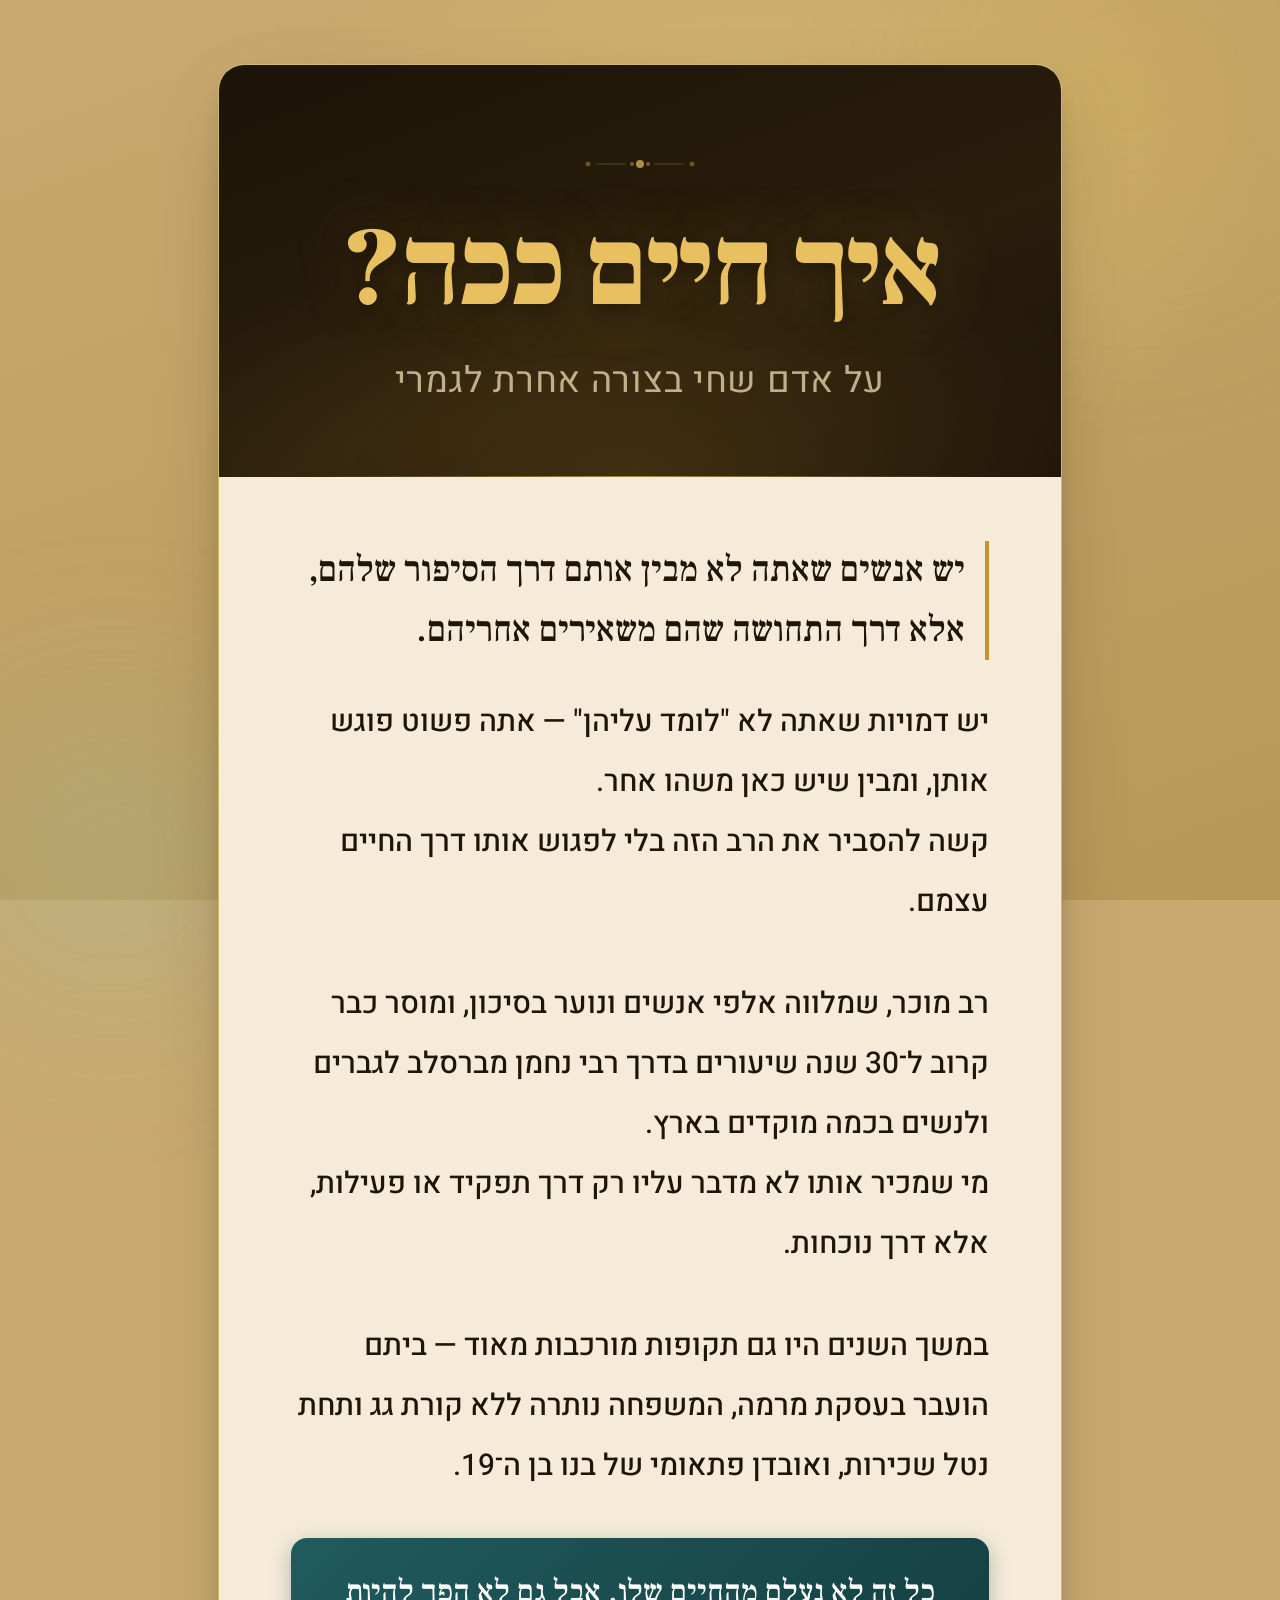
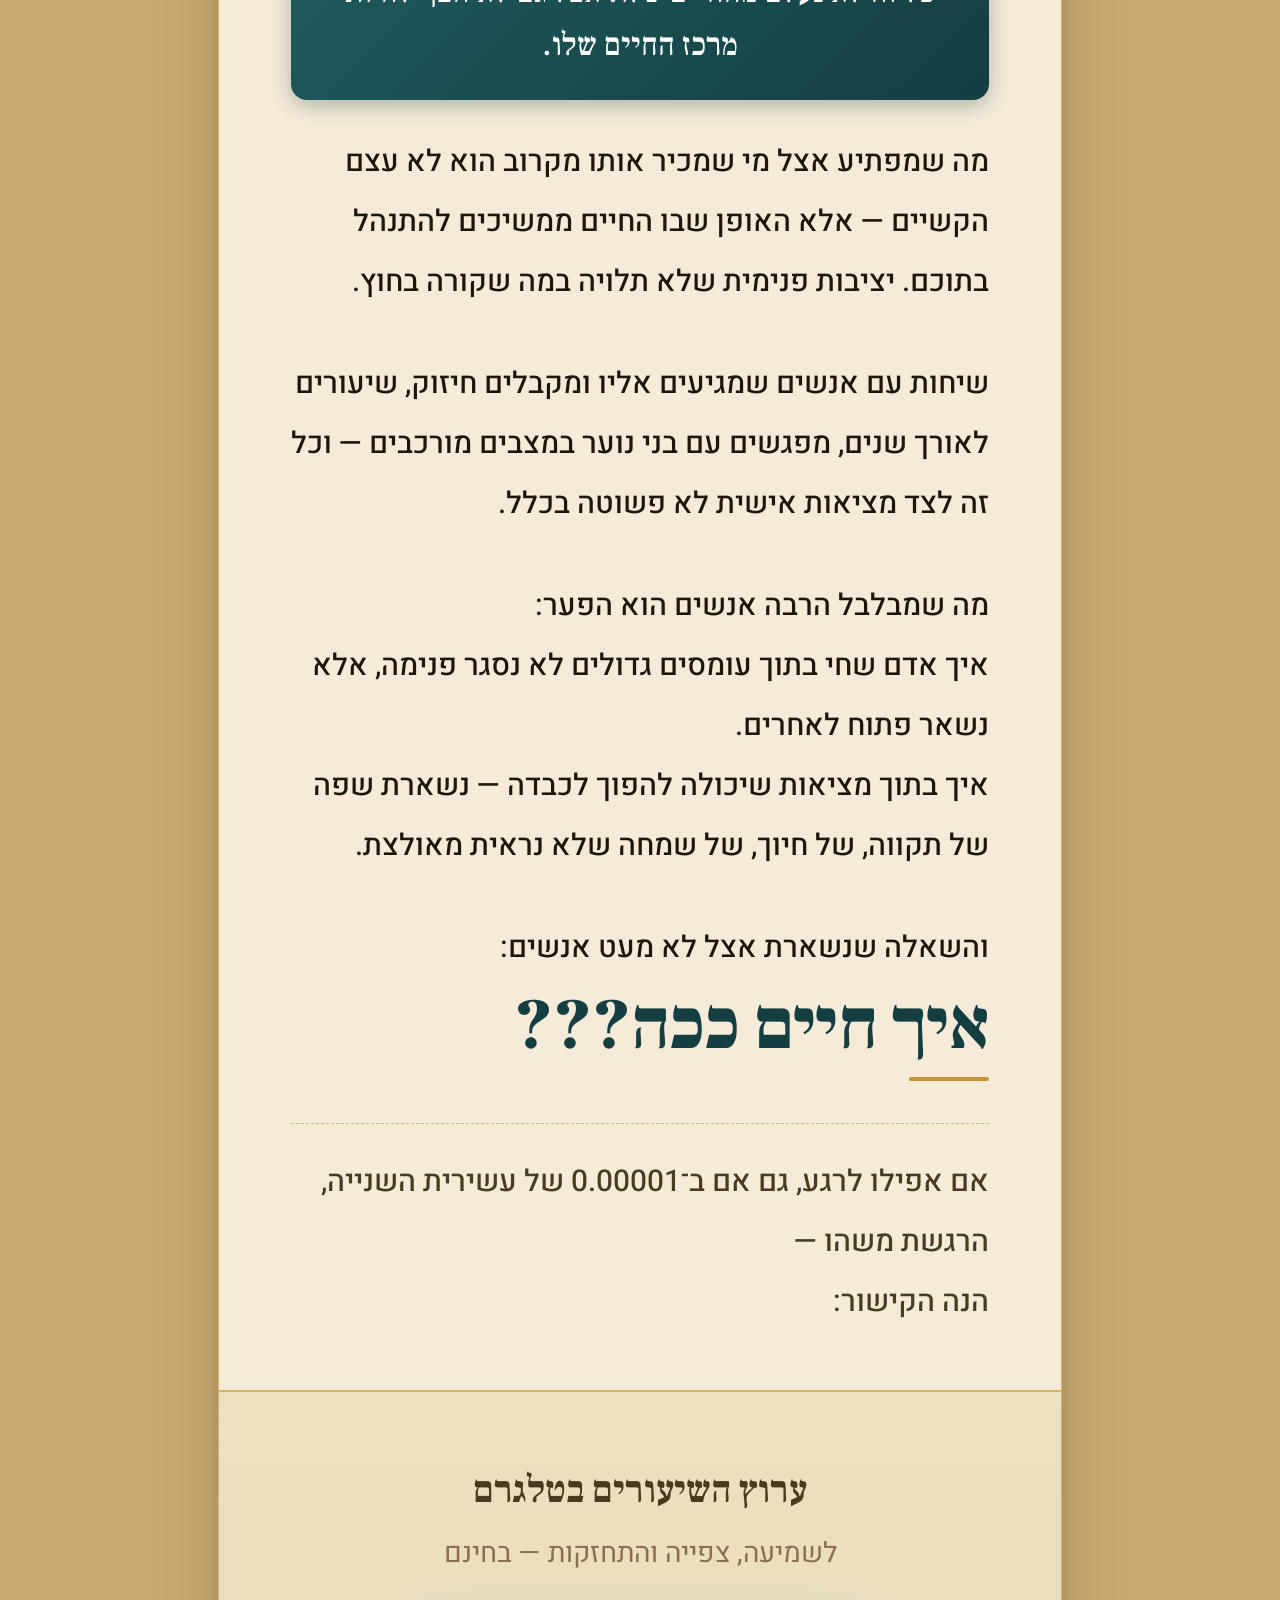
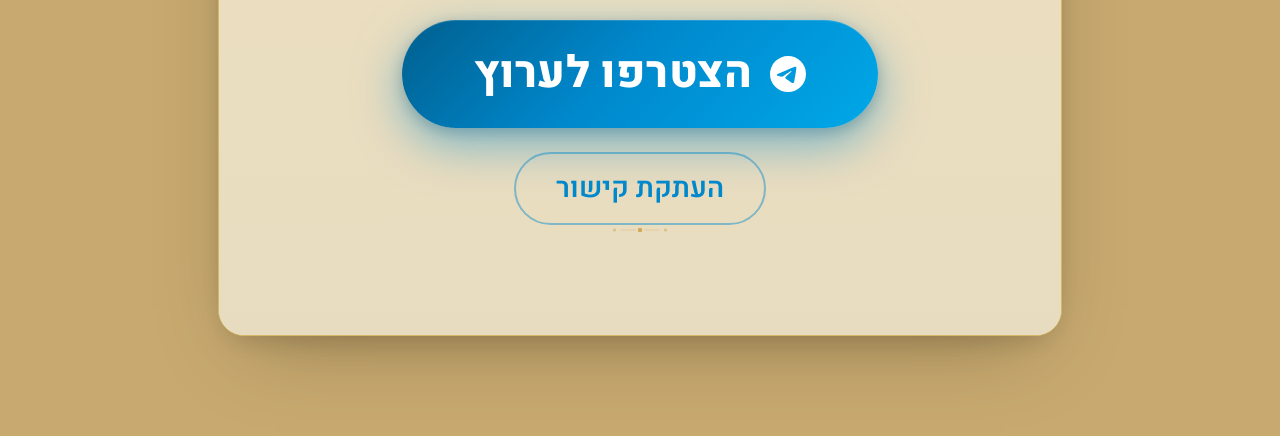
<file: index.html>
<!DOCTYPE html>
<html lang="he" dir="rtl">
<head>
  <meta charset="UTF-8" />
  <meta name="viewport" content="width=device-width, initial-scale=1.0" />
  <title>איך חיים ככה?</title>
  <link rel="preconnect" href="https://fonts.googleapis.com">
  <link rel="preconnect" href="https://fonts.gstatic.com" crossorigin>
  <link href="https://fonts.googleapis.com/css2?family=Frank+Ruhl+Libre:wght@400;500;700;900&family=Heebo:wght@300;400;500;700;800&display=swap" rel="stylesheet">
  <link rel="stylesheet" href="styles.css" />
</head>
<body>

  <div class="glow glow--top" aria-hidden="true"></div>
  <div class="glow glow--bottom" aria-hidden="true"></div>

  <main class="page">
    <article class="card" role="article" aria-labelledby="page-title">

      <!-- DARK HERO BAND -->
      <div class="hero-band">

        <div class="hero-ornament" aria-hidden="true">
          <svg viewBox="0 0 120 14" width="120" height="14">
            <circle cx="8"  cy="7" r="2.5" fill="currentColor" opacity="0.5"/>
            <line x1="16" y1="7" x2="46" y2="7" stroke="currentColor" stroke-width="1" opacity="0.4"/>
            <circle cx="52" cy="7" r="2" fill="currentColor" opacity="0.6"/>
            <circle cx="60" cy="7" r="4"  fill="currentColor"/>
            <circle cx="68" cy="7" r="2" fill="currentColor" opacity="0.6"/>
            <line x1="74" y1="7" x2="104" y2="7" stroke="currentColor" stroke-width="1" opacity="0.4"/>
            <circle cx="112" cy="7" r="2.5" fill="currentColor" opacity="0.5"/>
          </svg>
        </div>

        <h1 class="page-title" id="page-title">איך חיים ככה?</h1>
        <p class="hero-tagline">על אדם שחי בצורה אחרת לגמרי</p>

      </div>

      <!-- STORY -->
      <section class="story">

        <p class="lede">יש אנשים שאתה לא מבין אותם דרך הסיפור שלהם, אלא דרך התחושה שהם משאירים אחריהם.</p>

        <p>יש דמויות שאתה לא "לומד עליהן" — אתה פשוט פוגש אותן, ומבין שיש כאן משהו אחר.<br/>
        קשה להסביר את הרב הזה בלי לפגוש אותו דרך החיים עצמם.</p>

        <p>רב מוכר, שמלווה אלפי אנשים ונוער בסיכון, ומוסר כבר קרוב ל־30 שנה שיעורים בדרך רבי נחמן מברסלב לגברים ולנשים בכמה מוקדים בארץ.<br/>
        מי שמכיר אותו לא מדבר עליו רק דרך תפקיד או פעילות, אלא דרך נוכחות.</p>

        <p>במשך השנים היו גם תקופות מורכבות מאוד — ביתם הועבר בעסקת מרמה, המשפחה נותרה ללא קורת גג ותחת נטל שכירות, ואובדן פתאומי של בנו בן ה־19.</p>

        <p class="emph">כל זה לא נעלם מהחיים שלו. אבל גם לא הפך להיות מרכז החיים שלו.</p>

        <p>מה שמפתיע אצל מי שמכיר אותו מקרוב הוא לא עצם הקשיים — אלא האופן שבו החיים ממשיכים להתנהל בתוכם. יציבות פנימית שלא תלויה במה שקורה בחוץ.</p>

        <p>שיחות עם אנשים שמגיעים אליו ומקבלים חיזוק, שיעורים לאורך שנים, מפגשים עם בני נוער במצבים מורכבים — וכל זה לצד מציאות אישית לא פשוטה בכלל.</p>

        <p>מה שמבלבל הרבה אנשים הוא הפער:<br/>
        איך אדם שחי בתוך עומסים גדולים לא נסגר פנימה, אלא נשאר פתוח לאחרים.<br/>
        איך בתוך מציאות שיכולה להפוך לכבדה — נשארת שפה של תקווה, של חיוך, של שמחה שלא נראית מאולצת.</p>

        <p>והשאלה שנשארת אצל לא מעט אנשים:<br/>
        <span class="pull-quote">איך חיים ככה???</span></p>

        <p class="invite">אם אפילו לרגע, גם אם ב־0.00001 של עשירית השנייה, הרגשת משהו —<br/>
        הנה הקישור:</p>

      </section>

      <!-- TELEGRAM CTA -->
      <div class="telegram-cta">

        <p class="telegram-desc">ערוץ השיעורים בטלגרם</p>
        <p class="telegram-sub">לשמיעה, צפייה והתחזקות — בחינם</p>

        <a class="telegram-btn" href="https://telegram.me/+p4uy3QbDLUs2MTc8" target="_blank" rel="noopener">
          <svg width="36" height="36" viewBox="0 0 24 24" fill="white" aria-hidden="true">
            <path d="M11.944 0A12 12 0 0 0 0 12a12 12 0 0 0 12 12 12 12 0 0 0 12-12A12 12 0 0 0 12 0a12 12 0 0 0-.056 0zm4.962 7.224c.1-.002.321.023.465.14a.506.506 0 0 1 .171.325c.016.093.036.306.02.472-.18 1.898-.962 6.502-1.36 8.627-.168.9-.499 1.201-.82 1.23-.696.065-1.225-.46-1.9-.902-1.056-.693-1.653-1.124-2.678-1.8-1.185-.78-.417-1.21.258-1.91.177-.184 3.247-2.977 3.307-3.23.007-.032.014-.15-.056-.212s-.174-.041-.249-.024c-.106.024-1.793 1.14-5.061 3.345-.48.33-.913.49-1.302.48-.428-.008-1.252-.241-1.865-.44-.752-.245-1.349-.374-1.297-.789.027-.216.325-.437.893-.663 3.498-1.524 5.83-2.529 6.998-3.014 3.332-1.386 4.025-1.627 4.476-1.635z"/>
          </svg>
          הצטרפו לערוץ
        </a>

        <button class="copy-link telegram-copy" type="button" data-copy="https://t.me/+p4uy3QbDLUs2MTc8">
          העתקת קישור
        </button>

        <div class="ornament--footer" aria-hidden="true">
          <svg viewBox="0 0 80 12" width="60" height="10">
            <circle cx="6"  cy="6" r="2" fill="currentColor" opacity="0.4"/>
            <line x1="14" y1="6" x2="34" y2="6" stroke="currentColor" stroke-width="1" opacity="0.35"/>
            <circle cx="40" cy="6" r="3" fill="currentColor" opacity="0.7"/>
            <line x1="46" y1="6" x2="66" y2="6" stroke="currentColor" stroke-width="1" opacity="0.35"/>
            <circle cx="74" cy="6" r="2" fill="currentColor" opacity="0.4"/>
          </svg>
        </div>

      </div>

    </article>
  </main>

  <script>
    (function () {
      document.querySelectorAll('.copy-link').forEach(function (btn) {
        btn.addEventListener('click', function () {
          var val = btn.getAttribute('data-copy');
          if (!val) return;
          function done() {
            var orig = btn.textContent;
            btn.textContent = '✓ הועתק';
            btn.classList.add('is-copied');
            setTimeout(function () {
              btn.textContent = orig;
              btn.classList.remove('is-copied');
            }, 2000);
          }
          if (navigator.clipboard && navigator.clipboard.writeText) {
            navigator.clipboard.writeText(val).then(done).catch(function () {
              window.prompt('העתיקו מכאן:', val);
            });
          } else {
            window.prompt('העתיקו מכאן:', val);
          }
        });
      });
    })();
  </script>

</body>
</html>
</file>
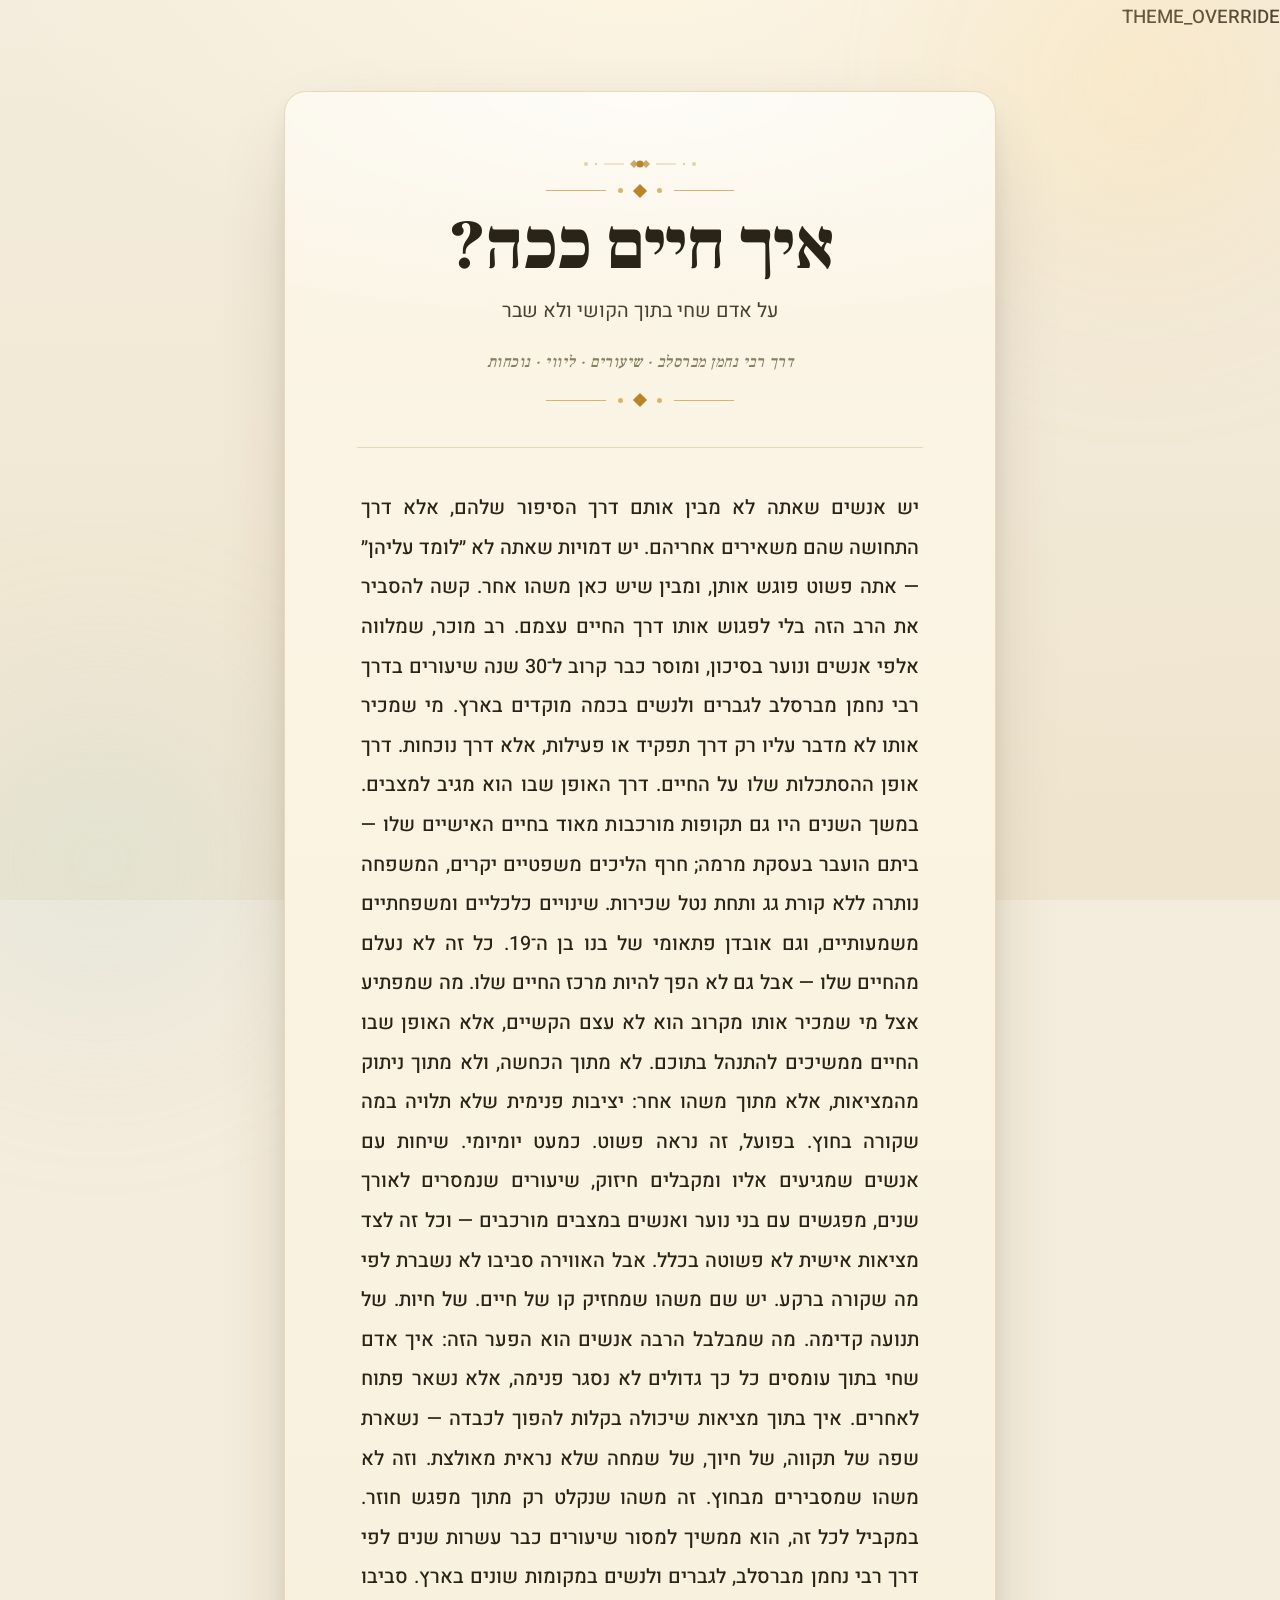
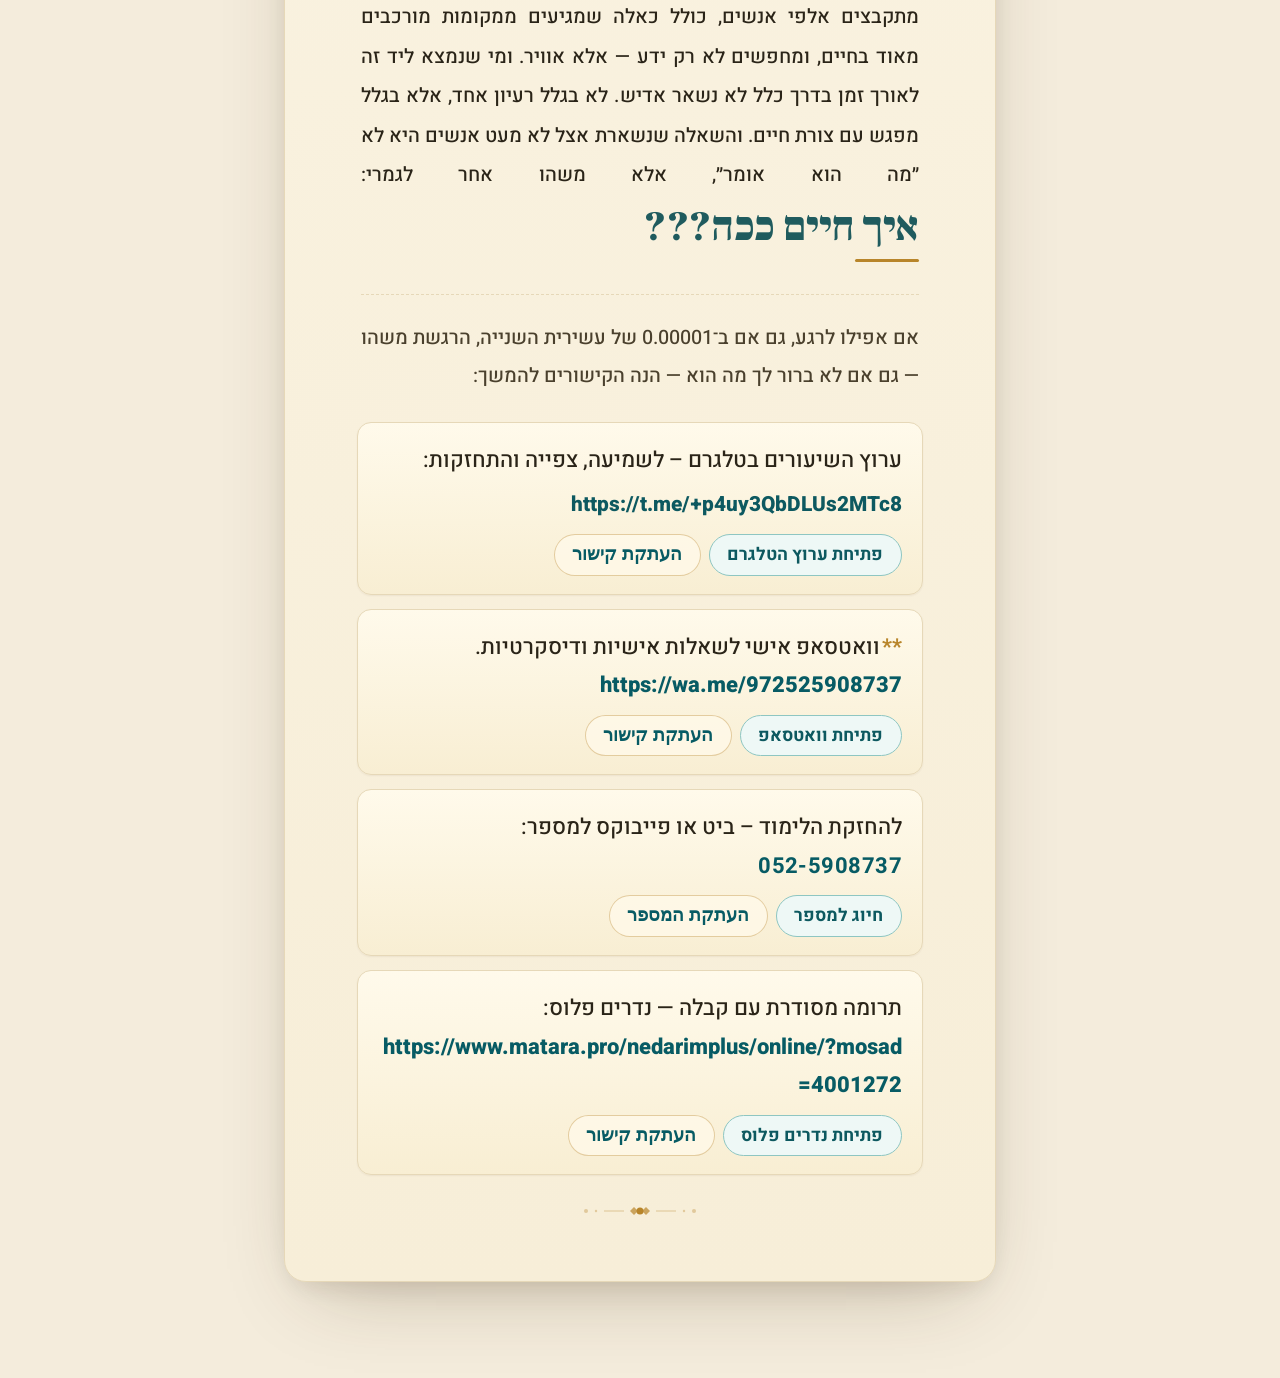
<file: base.html>
<!DOCTYPE html>
<html lang="he" dir="rtl">
<head>
  <meta charset="UTF-8" />
  <meta name="viewport" content="width=device-width, initial-scale=1.0" />
  <title>איך חיים ככה?</title>
  <link rel="preconnect" href="https://fonts.googleapis.com">
  <link rel="preconnect" href="https://fonts.gstatic.com" crossorigin>
  <link href="https://fonts.googleapis.com/css2?family=Frank+Ruhl+Libre:wght@400;500;700;900&family=Heebo:wght@300;400;500;700&display=swap" rel="stylesheet">
  <style>
    /* ── COLOR THEME (overridden per version) ── */
    :root {
      --bg:           var(--v-bg,        #f4ecdc);
      --bg-alt:       var(--v-bg-alt,    #efe5cf);
      --paper:        var(--v-paper,     #fbf5e6);
      --paper-edge:   var(--v-edge,      #e6d8b8);
      --ink:          var(--v-ink,       #2a2418);
      --ink-soft:     var(--v-ink-soft,  #4a402d);
      --ink-faint:    var(--v-ink-faint, #8a7f63);
      --teal:         var(--v-accent,    #1f5b5e);
      --teal-deep:    var(--v-accent-d,  #143e41);
      --gold:         var(--v-gold,      #b8852a);
      --gold-soft:    var(--v-gold-s,    #d9b46a);
      --shadow-sm:    0 1px 2px rgba(60,40,10,.06);
      --shadow-md:    0 10px 30px -12px rgba(60,40,10,.18), 0 4px 10px -4px rgba(60,40,10,.10);
      --shadow-lg:    0 30px 80px -30px rgba(60,40,10,.30), 0 10px 30px -10px rgba(60,40,10,.15);
      --r-sm: 6px; --r-md: 14px; --r-lg: 22px;
      --font-display: "Frank Ruhl Libre","David Libre","Times New Roman",serif;
      --font-body:    "Heebo","Assistant","Arial Hebrew",system-ui,Arial,sans-serif;
    }

    *, *::before, *::after { box-sizing: border-box; }
    html, body { margin:0; padding:0; background:var(--bg); color:var(--ink);
      font-family:var(--font-body); font-size:18.7px; /* +10% from 17px */
      line-height:1.85; font-weight:500;
      -webkit-font-smoothing:antialiased; text-rendering:optimizeLegibility; }
    body {
      background:
        radial-gradient(1100px 700px at 50% -10%, rgba(255,247,227,.9) 0%, transparent 60%),
        radial-gradient(900px 600px at 100% 100%, var(--bg-alt) 0%, transparent 55%),
        linear-gradient(180deg, var(--bg) 0%, var(--bg-alt) 100%);
      background-attachment:fixed; min-height:100vh; overflow-x:hidden;
    }

    /* ── GLOWS ── */
    .glow { position:fixed; pointer-events:none; border-radius:50%;
      filter:blur(80px); opacity:.55; z-index:0; }
    .glow--top  { width:520px; height:520px; top:-180px; right:-120px;
      background:radial-gradient(circle, rgba(255,226,168,.9) 0%, transparent 70%); }
    .glow--bottom { width:480px; height:480px; bottom:-200px; left:-140px;
      background:radial-gradient(circle, #bcd9d6 0%, transparent 70%); opacity:.35; }

    /* ── LAYOUT ── */
    .page { position:relative; z-index:1; max-width:760px; margin:0 auto; padding:32px 18px 64px; }
    .card { position:relative; background:var(--paper); border:1px solid var(--paper-edge);
      border-radius:var(--r-lg); padding:40px 28px 36px; box-shadow:var(--shadow-lg);
      background-image:
        radial-gradient(1200px 400px at 50% 0%, rgba(255,255,255,.7) 0%, transparent 60%),
        linear-gradient(180deg, var(--paper) 0%, #f7eed8 100%); }

    /* ── TOP DECORATION ── */
    .page-decoration {
      text-align:center;
      margin-bottom:32px;
      padding-bottom:28px;
      border-bottom: 1px solid var(--paper-edge);
    }
    .deco-row {
      display:flex; justify-content:center; align-items:center;
      gap:12px; margin-bottom:14px;
    }
    .deco-line-short {
      width:60px; height:1px; background:var(--gold-soft); display:inline-block;
    }
    .deco-diamond {
      width:10px; height:10px;
      background:var(--gold);
      transform:rotate(45deg);
      display:inline-block;
    }
    .deco-dot {
      width:5px; height:5px;
      background:var(--gold-soft);
      border-radius:50%;
      display:inline-block;
    }
    .deco-title {
      font-family:var(--font-display);
      font-weight:900;
      font-size:clamp(44px, 9vw, 70px); /* +10% */
      line-height:1.05;
      letter-spacing:-0.01em;
      color:var(--ink);
      margin:0 0 10px;
    }
    .deco-subtitle {
      font-family:var(--font-body);
      font-size:clamp(16.5px, 2.6vw, 19.8px); /* +10% */
      color:var(--ink-soft);
      font-weight:400;
      margin-bottom:18px;
    }
    .deco-verse {
      font-family:var(--font-display);
      font-size:clamp(14px, 2vw, 16px);
      color:var(--ink-faint);
      font-style:italic;
      letter-spacing:0.03em;
    }

    /* ── ORNAMENT ── */
    .ornament { color:var(--gold); display:flex; justify-content:center; margin-bottom:14px; }
    .ornament--footer { margin:28px 0 6px; }

    /* ── STORY — continuous single paragraph ── */
    .story { padding:8px 4px 0; color:var(--ink); }
    .story p {
      margin:0 0 1.15em;
      font-size:clamp(17.6px, 2.42vw, 19.8px); /* +10% */
      line-height:1.95; font-weight:500;
    }
    .story p.continuous {
      font-size:clamp(17.6px, 2.42vw, 19.8px);
      line-height:2;
      text-align:justify;
    }

    .lede {
      font-family:var(--font-display); font-weight:500;
      font-size:clamp(22px, 3.52vw, 26.4px) !important; /* +10% */
      line-height:1.55 !important; color:var(--ink);
      border-inline-start:3px solid var(--gold-soft);
      padding-inline-start:16px; margin:8px 0 24px !important;
    }
    .emph {
      font-family:var(--font-display); font-weight:500;
      font-size:clamp(19.8px, 2.86vw, 23.1px) !important; /* +10% */
      line-height:1.6 !important; color:var(--teal-deep);
      background:linear-gradient(180deg,rgba(31,91,94,.06),rgba(31,91,94,.02));
      border:1px solid rgba(31,91,94,.15); border-radius:var(--r-md);
      padding:18px 20px; margin:24px 0 !important; text-align:center;
    }
    .pull-quote {
      display:inline-block; font-family:var(--font-display); font-weight:900;
      font-size:clamp(28.6px, 5.5vw, 41.8px); /* +10% */
      line-height:1.1; color:var(--teal);
      margin-top:6px; letter-spacing:-0.01em; position:relative; padding:4px 0;
    }
    .pull-quote::after {
      content:""; display:block; width:64px; height:3px;
      background:var(--gold); border-radius:2px; margin-top:8px;
    }
    .invite {
      margin-top:28px !important; color:var(--ink-soft);
      border-block-start:1px dashed var(--paper-edge); padding-top:24px;
      font-size:clamp(17.6px, 2.42vw, 19.8px); /* +10% */
    }

    /* ── LINKS ── */
    .links { margin-top:26px; display:grid; gap:14px; }
    .link-block {
      background:linear-gradient(180deg,#fffaeb 0%,#f8eed3 100%);
      border:1px solid var(--paper-edge); border-radius:var(--r-md);
      padding:18px 20px; box-shadow:var(--shadow-sm);
      transition:transform .15s ease, box-shadow .15s ease, border-color .15s ease;
    }
    .link-block:hover { transform:translateY(-1px); box-shadow:var(--shadow-md); border-color:#d8c694; }
    .link-block__intro {
      margin:0 0 6px; color:var(--ink);
      font-size:clamp(18.7px, 2.64vw, 22px); /* +10% */
      line-height:1.75;
    }
    .link-block__url {
      margin:4px 0 0; color:#0d5960;
      font-size:clamp(17.6px, 2.42vw, 20.9px); /* +10% */
      font-weight:800; word-break:break-all;
    }
    .asterisks { color:var(--gold); font-weight:700; margin-inline-end:2px; }
    .phone { color:#075b64; font-weight:700; font-variant-numeric:tabular-nums; letter-spacing:.02em; }
    .plain-url { color:#075b64; font-weight:800; word-break:break-all; }
    .link-actions { display:flex; flex-wrap:wrap; gap:8px; margin-top:10px; }
    .open-link, .copy-link {
      display:inline-flex; align-items:center; justify-content:center;
      border:1px solid rgba(184,133,42,.38); border-radius:999px;
      background:rgba(255,250,235,.72); color:#075b64;
      cursor:pointer; font-size:17.6px; /* +10% */
      font-weight:700; line-height:1; padding:11px 17.6px;
      text-decoration:none;
      transition:background .15s ease, border-color .15s ease, color .15s ease, transform .15s ease;
    }
    .open-link { background:#eef8f6; border-color:#8ec6c2; color:#0d5960; }
    .open-link:hover { background:#dff1ee; border-color:#5ca8a3; color:#073f45; transform:translateY(-1px); }
    .copy-link:hover { background:#fff6da; border-color:rgba(184,133,42,.68); color:#143e41; transform:translateY(-1px); }
    .copy-link.is-copied { background:var(--teal-deep); border-color:var(--teal-deep); color:#fff9e8; }
    a { color:#075b64; text-decoration:none; border-bottom:1px solid rgba(31,91,94,.35);
      transition:color .18s, border-color .18s, background-color .18s; word-break:break-word; }
    a:hover { color:#075b64; border-bottom-color:var(--teal-deep); background-color:rgba(31,91,94,.06); }

    @media (min-width:720px) {
      .page { padding:56px 24px 96px; }
      .card { padding:56px 56px 48px; }
    }
    @media (min-width:980px) { .card { padding:64px 72px 56px; } }
    @media print { body { background:#fff; color:#000; } .glow,.ornament { display:none; }
      .card { box-shadow:none; border:1px solid #ccc; } }
  </style>

  <!-- VERSION COLOR OVERRIDE injected here -->
  THEME_OVERRIDE

</head>
<body>

  <div class="glow glow--top" aria-hidden="true"></div>
  <div class="glow glow--bottom" aria-hidden="true"></div>

  <main class="page">
    <article class="card">

      <div class="ornament">
        <svg viewBox="0 0 120 16" width="120" height="16">
          <circle cx="6"  cy="8" r="2" fill="currentColor" opacity="0.35"/>
          <circle cx="16" cy="8" r="1.2" fill="currentColor" opacity="0.35"/>
          <line x1="24" y1="8" x2="44" y2="8" stroke="currentColor" stroke-width="1" opacity="0.4"/>
          <polygon points="54,4 58,8 54,12 50,8" fill="currentColor" opacity="0.7"/>
          <circle cx="60" cy="8" r="3.5" fill="currentColor"/>
          <polygon points="66,4 70,8 66,12 62,8" fill="currentColor" opacity="0.7"/>
          <line x1="76" y1="8" x2="96" y2="8" stroke="currentColor" stroke-width="1" opacity="0.4"/>
          <circle cx="104" cy="8" r="1.2" fill="currentColor" opacity="0.35"/>
          <circle cx="114" cy="8" r="2" fill="currentColor" opacity="0.35"/>
        </svg>
      </div>

      <!-- ══ TOP DECORATION ══ -->
      <div class="page-decoration">
        <div class="deco-row">
          <span class="deco-line-short"></span>
          <span class="deco-dot"></span>
          <span class="deco-diamond"></span>
          <span class="deco-dot"></span>
          <span class="deco-line-short"></span>
        </div>
        <h1 class="deco-title">איך חיים ככה?</h1>
        <div class="deco-subtitle">על אדם שחי בתוך הקושי ולא שבר</div>
        <div class="deco-verse">דרך רבי נחמן מברסלב · שיעורים · ליווי · נוכחות</div>
        <div class="deco-row" style="margin-top:18px;">
          <span class="deco-line-short"></span>
          <span class="deco-dot"></span>
          <span class="deco-diamond"></span>
          <span class="deco-dot"></span>
          <span class="deco-line-short"></span>
        </div>
      </div>

      <!-- ══ STORY — one continuous paragraph ══ -->
      <section class="story">

        <p class="continuous">
יש אנשים שאתה לא מבין אותם דרך הסיפור שלהם, אלא דרך התחושה שהם משאירים אחריהם. יש דמויות שאתה לא ״לומד עליהן״ — אתה פשוט פוגש אותן, ומבין שיש כאן משהו אחר. קשה להסביר את הרב הזה בלי לפגוש אותו דרך החיים עצמם. רב מוכר, שמלווה אלפי אנשים ונוער בסיכון, ומוסר כבר קרוב ל־30 שנה שיעורים בדרך רבי נחמן מברסלב לגברים ולנשים בכמה מוקדים בארץ. מי שמכיר אותו לא מדבר עליו רק דרך תפקיד או פעילות, אלא דרך נוכחות. דרך אופן ההסתכלות שלו על החיים. דרך האופן שבו הוא מגיב למצבים. במשך השנים היו גם תקופות מורכבות מאוד בחיים האישיים שלו — ביתם הועבר בעסקת מרמה; חרף הליכים משפטיים יקרים, המשפחה נותרה ללא קורת גג ותחת נטל שכירות. שינויים כלכליים ומשפחתיים משמעותיים, וגם אובדן פתאומי של בנו בן ה־19. כל זה לא נעלם מהחיים שלו — אבל גם לא הפך להיות מרכז החיים שלו. מה שמפתיע אצל מי שמכיר אותו מקרוב הוא לא עצם הקשיים, אלא האופן שבו החיים ממשיכים להתנהל בתוכם. לא מתוך הכחשה, ולא מתוך ניתוק מהמציאות, אלא מתוך משהו אחר: יציבות פנימית שלא תלויה במה שקורה בחוץ. בפועל, זה נראה פשוט. כמעט יומיומי. שיחות עם אנשים שמגיעים אליו ומקבלים חיזוק, שיעורים שנמסרים לאורך שנים, מפגשים עם בני נוער ואנשים במצבים מורכבים — וכל זה לצד מציאות אישית לא פשוטה בכלל. אבל האווירה סביבו לא נשברת לפי מה שקורה ברקע. יש שם משהו שמחזיק קו של חיים. של חיות. של תנועה קדימה. מה שמבלבל הרבה אנשים הוא הפער הזה: איך אדם שחי בתוך עומסים כל כך גדולים לא נסגר פנימה, אלא נשאר פתוח לאחרים. איך בתוך מציאות שיכולה בקלות להפוך לכבדה — נשארת שפה של תקווה, של חיוך, של שמחה שלא נראית מאולצת. וזה לא משהו שמסבירים מבחוץ. זה משהו שנקלט רק מתוך מפגש חוזר. במקביל לכל זה, הוא ממשיך למסור שיעורים כבר עשרות שנים לפי דרך רבי נחמן מברסלב, לגברים ולנשים במקומות שונים בארץ. סביבו מתקבצים אלפי אנשים, כולל כאלה שמגיעים ממקומות מורכבים מאוד בחיים, ומחפשים לא רק ידע — אלא אוויר. ומי שנמצא ליד זה לאורך זמן בדרך כלל לא נשאר אדיש. לא בגלל רעיון אחד, אלא בגלל מפגש עם צורת חיים. והשאלה שנשארת אצל לא מעט אנשים היא לא ״מה הוא אומר״, אלא משהו אחר לגמרי: <span class="pull-quote">איך חיים ככה???</span>
        </p>

        <p class="invite">אם אפילו לרגע, גם אם ב־0.00001 של עשירית השנייה, הרגשת משהו — גם אם לא ברור לך מה הוא — הנה הקישורים להמשך:</p>

      </section>

      <section class="links" aria-label="קישורים להמשך">

        <div class="link-block">
          <p class="link-block__intro">ערוץ השיעורים בטלגרם – לשמיעה, צפייה והתחזקות:</p>
          <p class="link-block__url">https://t.me/+p4uy3QbDLUs2MTc8</p>
          <div class="link-actions">
            <a class="open-link" href="https://telegram.me/+p4uy3QbDLUs2MTc8" target="_blank" rel="noopener">פתיחת ערוץ הטלגרם</a>
            <button class="copy-link" type="button" data-copy="https://t.me/+p4uy3QbDLUs2MTc8">העתקת קישור</button>
          </div>
        </div>

        <div class="link-block link-block--accent">
          <p class="link-block__intro"><span class="asterisks">**</span>וואטסאפ אישי לשאלות אישיות ודיסקרטיות.<br/>
          <span class="plain-url">https://wa.me/972525908737</span></p>
          <div class="link-actions">
            <a class="open-link" href="https://api.whatsapp.com/send?phone=972525908737" target="_blank" rel="noopener">פתיחת וואטסאפ</a>
            <button class="copy-link" type="button" data-copy="https://wa.me/972525908737">העתקת קישור</button>
          </div>
        </div>

        <div class="link-block">
          <p class="link-block__intro">להחזקת הלימוד – ביט או פייבוקס למספר:<br/>
          <span class="phone">052-5908737</span></p>
          <div class="link-actions">
            <a class="open-link" href="tel:0525908737">חיוג למספר</a>
            <button class="copy-link" type="button" data-copy="0525908737">העתקת המספר</button>
          </div>
        </div>

        <div class="link-block">
          <p class="link-block__intro">תרומה מסודרת עם קבלה — נדרים פלוס:<br/>
          <span class="plain-url">https://www.matara.pro/nedarimplus/online/?mosad=4001272</span></p>
          <div class="link-actions">
            <a class="open-link" href="https://www.matara.pro/nedarimplus/online/?mosad=4001272" target="_blank" rel="noopener">פתיחת נדרים פלוס</a>
            <button class="copy-link" type="button" data-copy="https://www.matara.pro/nedarimplus/online/?mosad=4001272">העתקת קישור</button>
          </div>
        </div>

      </section>

      <div class="ornament ornament--footer">
        <svg viewBox="0 0 120 16" width="120" height="16">
          <circle cx="6"  cy="8" r="2" fill="currentColor" opacity="0.35"/>
          <circle cx="16" cy="8" r="1.2" fill="currentColor" opacity="0.35"/>
          <line x1="24" y1="8" x2="44" y2="8" stroke="currentColor" stroke-width="1" opacity="0.4"/>
          <polygon points="54,4 58,8 54,12 50,8" fill="currentColor" opacity="0.7"/>
          <circle cx="60" cy="8" r="3.5" fill="currentColor"/>
          <polygon points="66,4 70,8 66,12 62,8" fill="currentColor" opacity="0.7"/>
          <line x1="76" y1="8" x2="96" y2="8" stroke="currentColor" stroke-width="1" opacity="0.4"/>
          <circle cx="104" cy="8" r="1.2" fill="currentColor" opacity="0.35"/>
          <circle cx="114" cy="8" r="2" fill="currentColor" opacity="0.35"/>
        </svg>
      </div>

    </article>
  </main>

  <script>
    document.querySelectorAll('.copy-link').forEach(function(btn) {
      btn.addEventListener('click', function() {
        var val = btn.getAttribute('data-copy');
        if (!val) return;
        if (navigator.clipboard) {
          navigator.clipboard.writeText(val).then(function() {
            var orig = btn.textContent;
            btn.textContent = 'הועתק ✓';
            btn.classList.add('is-copied');
            setTimeout(function(){ btn.textContent = orig; btn.classList.remove('is-copied'); }, 1800);
          });
        }
      });
    });
  </script>
</body>
</html>
</file>
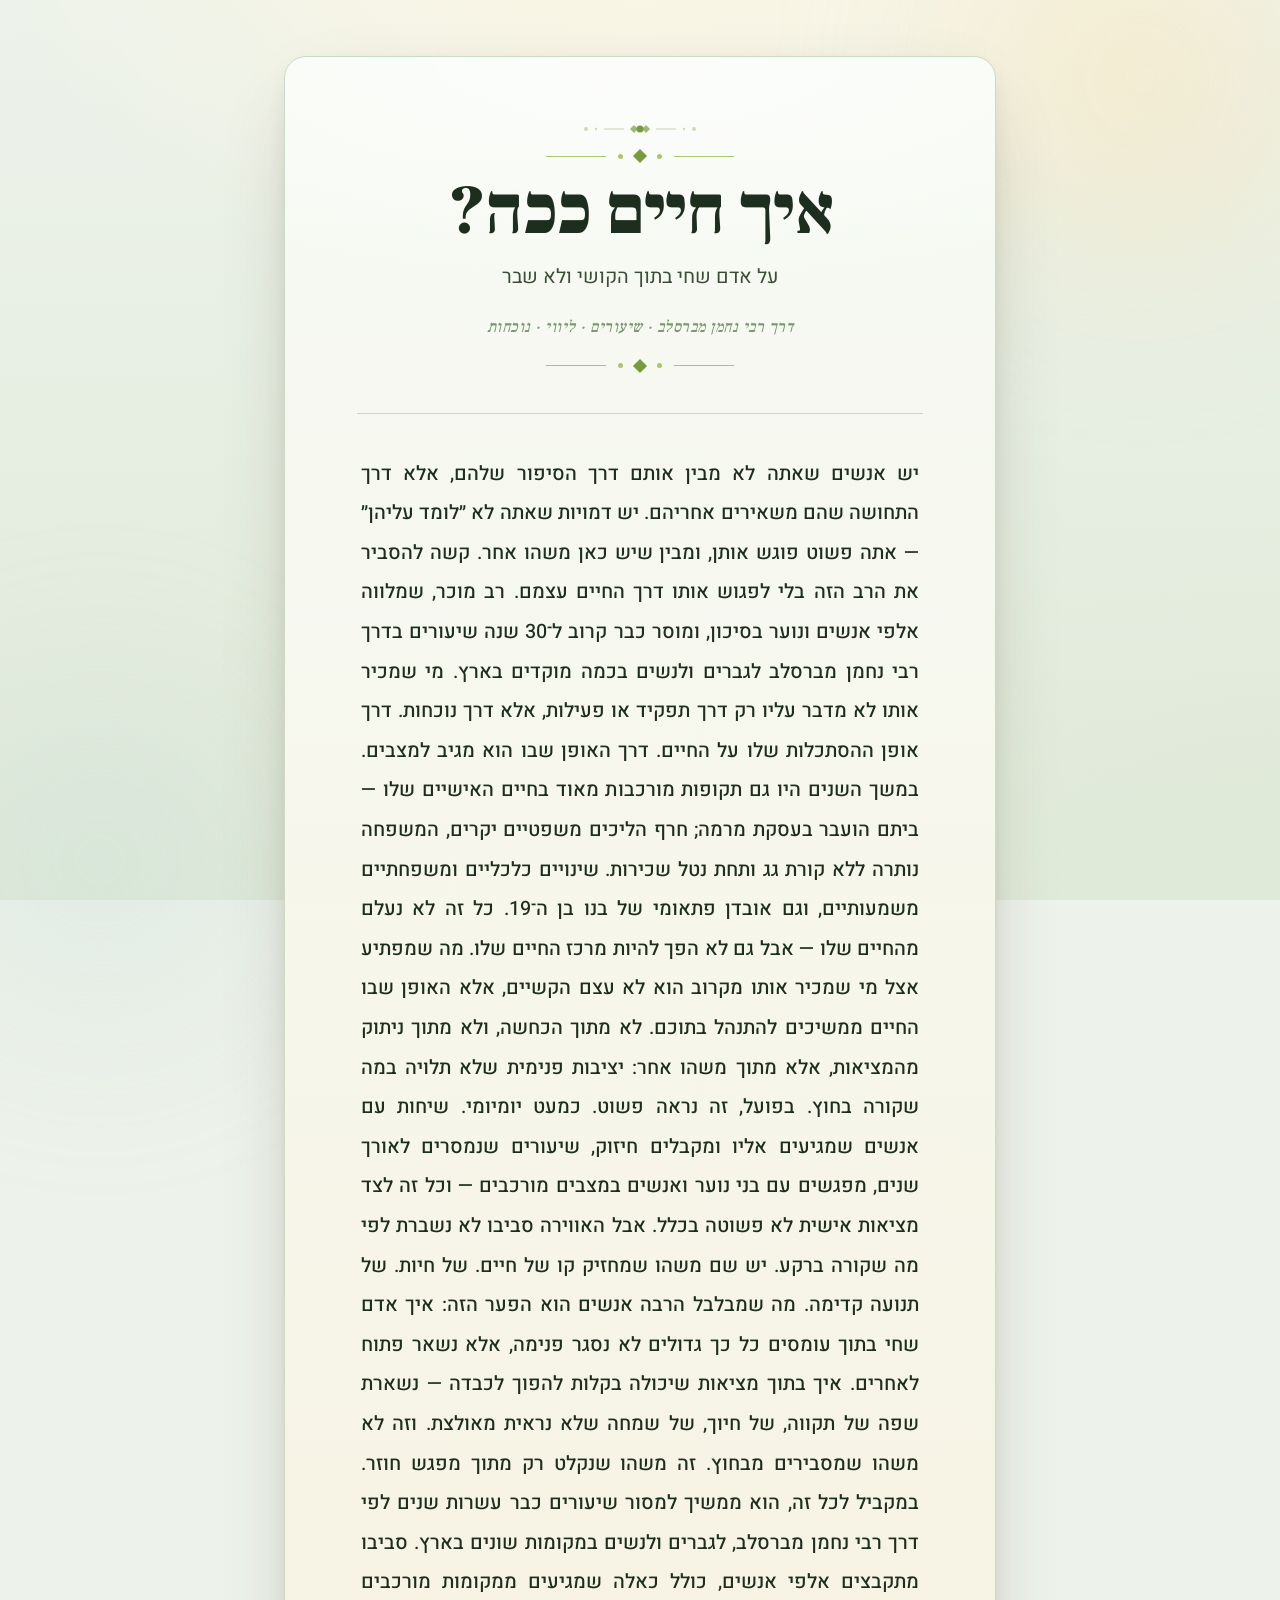
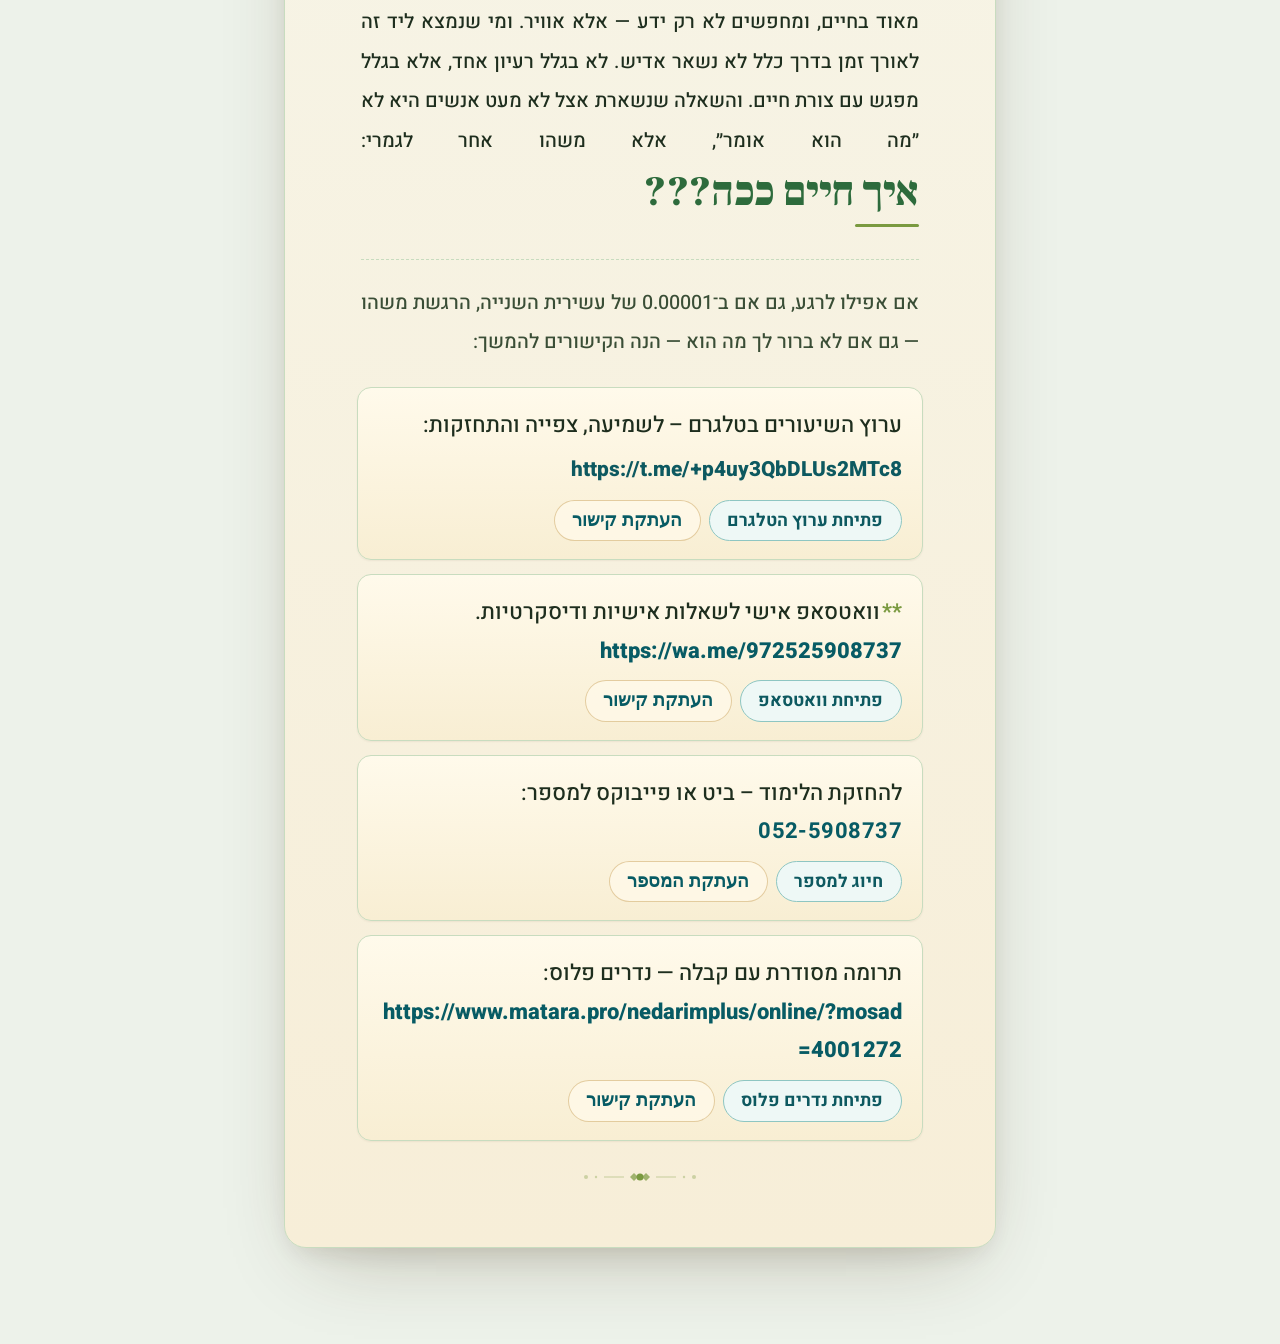
<file: v_ירוק-מרווה.html>
<!DOCTYPE html>
<html lang="he" dir="rtl">
<head>
  <meta charset="UTF-8" />
  <meta name="viewport" content="width=device-width, initial-scale=1.0" />
  <title>איך חיים ככה?</title>
  <link rel="preconnect" href="https://fonts.googleapis.com">
  <link rel="preconnect" href="https://fonts.gstatic.com" crossorigin>
  <link href="https://fonts.googleapis.com/css2?family=Frank+Ruhl+Libre:wght@400;500;700;900&family=Heebo:wght@300;400;500;700&display=swap" rel="stylesheet">
  <style>
    /* ── COLOR THEME (overridden per version) ── */
    :root {
      --bg:           var(--v-bg,        #f4ecdc);
      --bg-alt:       var(--v-bg-alt,    #efe5cf);
      --paper:        var(--v-paper,     #fbf5e6);
      --paper-edge:   var(--v-edge,      #e6d8b8);
      --ink:          var(--v-ink,       #2a2418);
      --ink-soft:     var(--v-ink-soft,  #4a402d);
      --ink-faint:    var(--v-ink-faint, #8a7f63);
      --teal:         var(--v-accent,    #1f5b5e);
      --teal-deep:    var(--v-accent-d,  #143e41);
      --gold:         var(--v-gold,      #b8852a);
      --gold-soft:    var(--v-gold-s,    #d9b46a);
      --shadow-sm:    0 1px 2px rgba(60,40,10,.06);
      --shadow-md:    0 10px 30px -12px rgba(60,40,10,.18), 0 4px 10px -4px rgba(60,40,10,.10);
      --shadow-lg:    0 30px 80px -30px rgba(60,40,10,.30), 0 10px 30px -10px rgba(60,40,10,.15);
      --r-sm: 6px; --r-md: 14px; --r-lg: 22px;
      --font-display: "Frank Ruhl Libre","David Libre","Times New Roman",serif;
      --font-body:    "Heebo","Assistant","Arial Hebrew",system-ui,Arial,sans-serif;
    }

    *, *::before, *::after { box-sizing: border-box; }
    html, body { margin:0; padding:0; background:var(--bg); color:var(--ink);
      font-family:var(--font-body); font-size:18.7px; /* +10% from 17px */
      line-height:1.85; font-weight:500;
      -webkit-font-smoothing:antialiased; text-rendering:optimizeLegibility; }
    body {
      background:
        radial-gradient(1100px 700px at 50% -10%, rgba(255,247,227,.9) 0%, transparent 60%),
        radial-gradient(900px 600px at 100% 100%, var(--bg-alt) 0%, transparent 55%),
        linear-gradient(180deg, var(--bg) 0%, var(--bg-alt) 100%);
      background-attachment:fixed; min-height:100vh; overflow-x:hidden;
    }

    /* ── GLOWS ── */
    .glow { position:fixed; pointer-events:none; border-radius:50%;
      filter:blur(80px); opacity:.55; z-index:0; }
    .glow--top  { width:520px; height:520px; top:-180px; right:-120px;
      background:radial-gradient(circle, rgba(255,226,168,.9) 0%, transparent 70%); }
    .glow--bottom { width:480px; height:480px; bottom:-200px; left:-140px;
      background:radial-gradient(circle, #bcd9d6 0%, transparent 70%); opacity:.35; }

    /* ── LAYOUT ── */
    .page { position:relative; z-index:1; max-width:760px; margin:0 auto; padding:32px 18px 64px; }
    .card { position:relative; background:var(--paper); border:1px solid var(--paper-edge);
      border-radius:var(--r-lg); padding:40px 28px 36px; box-shadow:var(--shadow-lg);
      background-image:
        radial-gradient(1200px 400px at 50% 0%, rgba(255,255,255,.7) 0%, transparent 60%),
        linear-gradient(180deg, var(--paper) 0%, #f7eed8 100%); }

    /* ── TOP DECORATION ── */
    .page-decoration {
      text-align:center;
      margin-bottom:32px;
      padding-bottom:28px;
      border-bottom: 1px solid var(--paper-edge);
    }
    .deco-row {
      display:flex; justify-content:center; align-items:center;
      gap:12px; margin-bottom:14px;
    }
    .deco-line-short {
      width:60px; height:1px; background:var(--gold-soft); display:inline-block;
    }
    .deco-diamond {
      width:10px; height:10px;
      background:var(--gold);
      transform:rotate(45deg);
      display:inline-block;
    }
    .deco-dot {
      width:5px; height:5px;
      background:var(--gold-soft);
      border-radius:50%;
      display:inline-block;
    }
    .deco-title {
      font-family:var(--font-display);
      font-weight:900;
      font-size:clamp(44px, 9vw, 70px); /* +10% */
      line-height:1.05;
      letter-spacing:-0.01em;
      color:var(--ink);
      margin:0 0 10px;
    }
    .deco-subtitle {
      font-family:var(--font-body);
      font-size:clamp(16.5px, 2.6vw, 19.8px); /* +10% */
      color:var(--ink-soft);
      font-weight:400;
      margin-bottom:18px;
    }
    .deco-verse {
      font-family:var(--font-display);
      font-size:clamp(14px, 2vw, 16px);
      color:var(--ink-faint);
      font-style:italic;
      letter-spacing:0.03em;
    }

    /* ── ORNAMENT ── */
    .ornament { color:var(--gold); display:flex; justify-content:center; margin-bottom:14px; }
    .ornament--footer { margin:28px 0 6px; }

    /* ── STORY — continuous single paragraph ── */
    .story { padding:8px 4px 0; color:var(--ink); }
    .story p {
      margin:0 0 1.15em;
      font-size:clamp(17.6px, 2.42vw, 19.8px); /* +10% */
      line-height:1.95; font-weight:500;
    }
    .story p.continuous {
      font-size:clamp(17.6px, 2.42vw, 19.8px);
      line-height:2;
      text-align:justify;
    }

    .lede {
      font-family:var(--font-display); font-weight:500;
      font-size:clamp(22px, 3.52vw, 26.4px) !important; /* +10% */
      line-height:1.55 !important; color:var(--ink);
      border-inline-start:3px solid var(--gold-soft);
      padding-inline-start:16px; margin:8px 0 24px !important;
    }
    .emph {
      font-family:var(--font-display); font-weight:500;
      font-size:clamp(19.8px, 2.86vw, 23.1px) !important; /* +10% */
      line-height:1.6 !important; color:var(--teal-deep);
      background:linear-gradient(180deg,rgba(31,91,94,.06),rgba(31,91,94,.02));
      border:1px solid rgba(31,91,94,.15); border-radius:var(--r-md);
      padding:18px 20px; margin:24px 0 !important; text-align:center;
    }
    .pull-quote {
      display:inline-block; font-family:var(--font-display); font-weight:900;
      font-size:clamp(28.6px, 5.5vw, 41.8px); /* +10% */
      line-height:1.1; color:var(--teal);
      margin-top:6px; letter-spacing:-0.01em; position:relative; padding:4px 0;
    }
    .pull-quote::after {
      content:""; display:block; width:64px; height:3px;
      background:var(--gold); border-radius:2px; margin-top:8px;
    }
    .invite {
      margin-top:28px !important; color:var(--ink-soft);
      border-block-start:1px dashed var(--paper-edge); padding-top:24px;
      font-size:clamp(17.6px, 2.42vw, 19.8px); /* +10% */
    }

    /* ── LINKS ── */
    .links { margin-top:26px; display:grid; gap:14px; }
    .link-block {
      background:linear-gradient(180deg,#fffaeb 0%,#f8eed3 100%);
      border:1px solid var(--paper-edge); border-radius:var(--r-md);
      padding:18px 20px; box-shadow:var(--shadow-sm);
      transition:transform .15s ease, box-shadow .15s ease, border-color .15s ease;
    }
    .link-block:hover { transform:translateY(-1px); box-shadow:var(--shadow-md); border-color:#d8c694; }
    .link-block__intro {
      margin:0 0 6px; color:var(--ink);
      font-size:clamp(18.7px, 2.64vw, 22px); /* +10% */
      line-height:1.75;
    }
    .link-block__url {
      margin:4px 0 0; color:#0d5960;
      font-size:clamp(17.6px, 2.42vw, 20.9px); /* +10% */
      font-weight:800; word-break:break-all;
    }
    .asterisks { color:var(--gold); font-weight:700; margin-inline-end:2px; }
    .phone { color:#075b64; font-weight:700; font-variant-numeric:tabular-nums; letter-spacing:.02em; }
    .plain-url { color:#075b64; font-weight:800; word-break:break-all; }
    .link-actions { display:flex; flex-wrap:wrap; gap:8px; margin-top:10px; }
    .open-link, .copy-link {
      display:inline-flex; align-items:center; justify-content:center;
      border:1px solid rgba(184,133,42,.38); border-radius:999px;
      background:rgba(255,250,235,.72); color:#075b64;
      cursor:pointer; font-size:17.6px; /* +10% */
      font-weight:700; line-height:1; padding:11px 17.6px;
      text-decoration:none;
      transition:background .15s ease, border-color .15s ease, color .15s ease, transform .15s ease;
    }
    .open-link { background:#eef8f6; border-color:#8ec6c2; color:#0d5960; }
    .open-link:hover { background:#dff1ee; border-color:#5ca8a3; color:#073f45; transform:translateY(-1px); }
    .copy-link:hover { background:#fff6da; border-color:rgba(184,133,42,.68); color:#143e41; transform:translateY(-1px); }
    .copy-link.is-copied { background:var(--teal-deep); border-color:var(--teal-deep); color:#fff9e8; }
    a { color:#075b64; text-decoration:none; border-bottom:1px solid rgba(31,91,94,.35);
      transition:color .18s, border-color .18s, background-color .18s; word-break:break-word; }
    a:hover { color:#075b64; border-bottom-color:var(--teal-deep); background-color:rgba(31,91,94,.06); }

    @media (min-width:720px) {
      .page { padding:56px 24px 96px; }
      .card { padding:56px 56px 48px; }
    }
    @media (min-width:980px) { .card { padding:64px 72px 56px; } }
    @media print { body { background:#fff; color:#000; } .glow,.ornament { display:none; }
      .card { box-shadow:none; border:1px solid #ccc; } }
  </style>

  <!-- VERSION COLOR OVERRIDE injected here -->
  <style>:root {
  --v-bg:#edf2ea; --v-bg-alt:#e0ead9; --v-paper:#f6faf4;
  --v-edge:#c8dcbf; --v-ink:#1e2e1e; --v-ink-soft:#3a4e36;
  --v-ink-faint:#7a9a72; --v-accent:#2d6b3c; --v-accent-d:#1a4526;
  --v-gold:#7a9a40; --v-gold-s:#adc470;
}</style>

</head>
<body>

  <div class="glow glow--top" aria-hidden="true"></div>
  <div class="glow glow--bottom" aria-hidden="true"></div>

  <main class="page">
    <article class="card">

      <div class="ornament">
        <svg viewBox="0 0 120 16" width="120" height="16">
          <circle cx="6"  cy="8" r="2" fill="currentColor" opacity="0.35"/>
          <circle cx="16" cy="8" r="1.2" fill="currentColor" opacity="0.35"/>
          <line x1="24" y1="8" x2="44" y2="8" stroke="currentColor" stroke-width="1" opacity="0.4"/>
          <polygon points="54,4 58,8 54,12 50,8" fill="currentColor" opacity="0.7"/>
          <circle cx="60" cy="8" r="3.5" fill="currentColor"/>
          <polygon points="66,4 70,8 66,12 62,8" fill="currentColor" opacity="0.7"/>
          <line x1="76" y1="8" x2="96" y2="8" stroke="currentColor" stroke-width="1" opacity="0.4"/>
          <circle cx="104" cy="8" r="1.2" fill="currentColor" opacity="0.35"/>
          <circle cx="114" cy="8" r="2" fill="currentColor" opacity="0.35"/>
        </svg>
      </div>

      <!-- ══ TOP DECORATION ══ -->
      <div class="page-decoration">
        <div class="deco-row">
          <span class="deco-line-short"></span>
          <span class="deco-dot"></span>
          <span class="deco-diamond"></span>
          <span class="deco-dot"></span>
          <span class="deco-line-short"></span>
        </div>
        <h1 class="deco-title">איך חיים ככה?</h1>
        <div class="deco-subtitle">על אדם שחי בתוך הקושי ולא שבר</div>
        <div class="deco-verse">דרך רבי נחמן מברסלב · שיעורים · ליווי · נוכחות</div>
        <div class="deco-row" style="margin-top:18px;">
          <span class="deco-line-short"></span>
          <span class="deco-dot"></span>
          <span class="deco-diamond"></span>
          <span class="deco-dot"></span>
          <span class="deco-line-short"></span>
        </div>
      </div>

      <!-- ══ STORY — one continuous paragraph ══ -->
      <section class="story">

        <p class="continuous">
יש אנשים שאתה לא מבין אותם דרך הסיפור שלהם, אלא דרך התחושה שהם משאירים אחריהם. יש דמויות שאתה לא ״לומד עליהן״ — אתה פשוט פוגש אותן, ומבין שיש כאן משהו אחר. קשה להסביר את הרב הזה בלי לפגוש אותו דרך החיים עצמם. רב מוכר, שמלווה אלפי אנשים ונוער בסיכון, ומוסר כבר קרוב ל־30 שנה שיעורים בדרך רבי נחמן מברסלב לגברים ולנשים בכמה מוקדים בארץ. מי שמכיר אותו לא מדבר עליו רק דרך תפקיד או פעילות, אלא דרך נוכחות. דרך אופן ההסתכלות שלו על החיים. דרך האופן שבו הוא מגיב למצבים. במשך השנים היו גם תקופות מורכבות מאוד בחיים האישיים שלו — ביתם הועבר בעסקת מרמה; חרף הליכים משפטיים יקרים, המשפחה נותרה ללא קורת גג ותחת נטל שכירות. שינויים כלכליים ומשפחתיים משמעותיים, וגם אובדן פתאומי של בנו בן ה־19. כל זה לא נעלם מהחיים שלו — אבל גם לא הפך להיות מרכז החיים שלו. מה שמפתיע אצל מי שמכיר אותו מקרוב הוא לא עצם הקשיים, אלא האופן שבו החיים ממשיכים להתנהל בתוכם. לא מתוך הכחשה, ולא מתוך ניתוק מהמציאות, אלא מתוך משהו אחר: יציבות פנימית שלא תלויה במה שקורה בחוץ. בפועל, זה נראה פשוט. כמעט יומיומי. שיחות עם אנשים שמגיעים אליו ומקבלים חיזוק, שיעורים שנמסרים לאורך שנים, מפגשים עם בני נוער ואנשים במצבים מורכבים — וכל זה לצד מציאות אישית לא פשוטה בכלל. אבל האווירה סביבו לא נשברת לפי מה שקורה ברקע. יש שם משהו שמחזיק קו של חיים. של חיות. של תנועה קדימה. מה שמבלבל הרבה אנשים הוא הפער הזה: איך אדם שחי בתוך עומסים כל כך גדולים לא נסגר פנימה, אלא נשאר פתוח לאחרים. איך בתוך מציאות שיכולה בקלות להפוך לכבדה — נשארת שפה של תקווה, של חיוך, של שמחה שלא נראית מאולצת. וזה לא משהו שמסבירים מבחוץ. זה משהו שנקלט רק מתוך מפגש חוזר. במקביל לכל זה, הוא ממשיך למסור שיעורים כבר עשרות שנים לפי דרך רבי נחמן מברסלב, לגברים ולנשים במקומות שונים בארץ. סביבו מתקבצים אלפי אנשים, כולל כאלה שמגיעים ממקומות מורכבים מאוד בחיים, ומחפשים לא רק ידע — אלא אוויר. ומי שנמצא ליד זה לאורך זמן בדרך כלל לא נשאר אדיש. לא בגלל רעיון אחד, אלא בגלל מפגש עם צורת חיים. והשאלה שנשארת אצל לא מעט אנשים היא לא ״מה הוא אומר״, אלא משהו אחר לגמרי: <span class="pull-quote">איך חיים ככה???</span>
        </p>

        <p class="invite">אם אפילו לרגע, גם אם ב־0.00001 של עשירית השנייה, הרגשת משהו — גם אם לא ברור לך מה הוא — הנה הקישורים להמשך:</p>

      </section>

      <section class="links" aria-label="קישורים להמשך">

        <div class="link-block">
          <p class="link-block__intro">ערוץ השיעורים בטלגרם – לשמיעה, צפייה והתחזקות:</p>
          <p class="link-block__url">https://t.me/+p4uy3QbDLUs2MTc8</p>
          <div class="link-actions">
            <a class="open-link" href="https://telegram.me/+p4uy3QbDLUs2MTc8" target="_blank" rel="noopener">פתיחת ערוץ הטלגרם</a>
            <button class="copy-link" type="button" data-copy="https://t.me/+p4uy3QbDLUs2MTc8">העתקת קישור</button>
          </div>
        </div>

        <div class="link-block link-block--accent">
          <p class="link-block__intro"><span class="asterisks">**</span>וואטסאפ אישי לשאלות אישיות ודיסקרטיות.<br/>
          <span class="plain-url">https://wa.me/972525908737</span></p>
          <div class="link-actions">
            <a class="open-link" href="https://api.whatsapp.com/send?phone=972525908737" target="_blank" rel="noopener">פתיחת וואטסאפ</a>
            <button class="copy-link" type="button" data-copy="https://wa.me/972525908737">העתקת קישור</button>
          </div>
        </div>

        <div class="link-block">
          <p class="link-block__intro">להחזקת הלימוד – ביט או פייבוקס למספר:<br/>
          <span class="phone">052-5908737</span></p>
          <div class="link-actions">
            <a class="open-link" href="tel:0525908737">חיוג למספר</a>
            <button class="copy-link" type="button" data-copy="0525908737">העתקת המספר</button>
          </div>
        </div>

        <div class="link-block">
          <p class="link-block__intro">תרומה מסודרת עם קבלה — נדרים פלוס:<br/>
          <span class="plain-url">https://www.matara.pro/nedarimplus/online/?mosad=4001272</span></p>
          <div class="link-actions">
            <a class="open-link" href="https://www.matara.pro/nedarimplus/online/?mosad=4001272" target="_blank" rel="noopener">פתיחת נדרים פלוס</a>
            <button class="copy-link" type="button" data-copy="https://www.matara.pro/nedarimplus/online/?mosad=4001272">העתקת קישור</button>
          </div>
        </div>

      </section>

      <div class="ornament ornament--footer">
        <svg viewBox="0 0 120 16" width="120" height="16">
          <circle cx="6"  cy="8" r="2" fill="currentColor" opacity="0.35"/>
          <circle cx="16" cy="8" r="1.2" fill="currentColor" opacity="0.35"/>
          <line x1="24" y1="8" x2="44" y2="8" stroke="currentColor" stroke-width="1" opacity="0.4"/>
          <polygon points="54,4 58,8 54,12 50,8" fill="currentColor" opacity="0.7"/>
          <circle cx="60" cy="8" r="3.5" fill="currentColor"/>
          <polygon points="66,4 70,8 66,12 62,8" fill="currentColor" opacity="0.7"/>
          <line x1="76" y1="8" x2="96" y2="8" stroke="currentColor" stroke-width="1" opacity="0.4"/>
          <circle cx="104" cy="8" r="1.2" fill="currentColor" opacity="0.35"/>
          <circle cx="114" cy="8" r="2" fill="currentColor" opacity="0.35"/>
        </svg>
      </div>

    </article>
  </main>

  <script>
    document.querySelectorAll('.copy-link').forEach(function(btn) {
      btn.addEventListener('click', function() {
        var val = btn.getAttribute('data-copy');
        if (!val) return;
        if (navigator.clipboard) {
          navigator.clipboard.writeText(val).then(function() {
            var orig = btn.textContent;
            btn.textContent = 'הועתק ✓';
            btn.classList.add('is-copied');
            setTimeout(function(){ btn.textContent = orig; btn.classList.remove('is-copied'); }, 1800);
          });
        }
      });
    });
  </script>
</body>
</html>
</file>
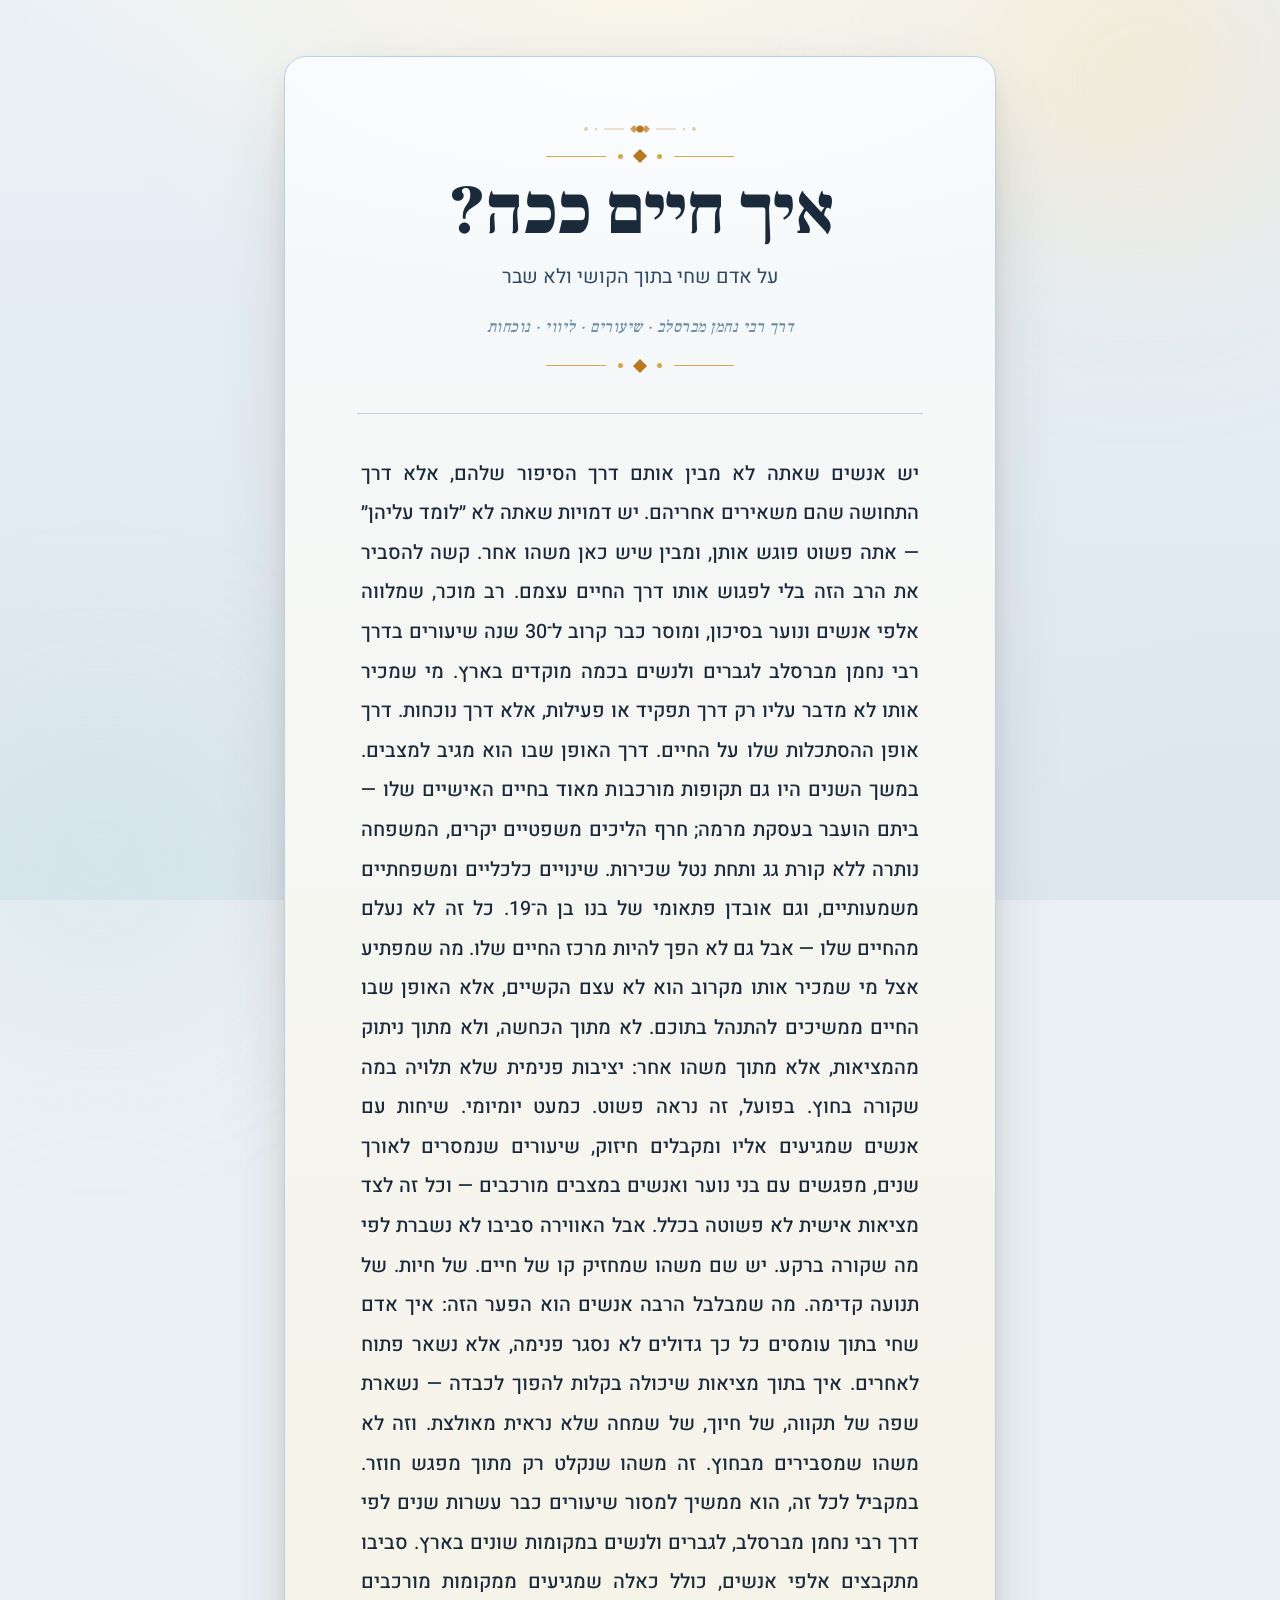
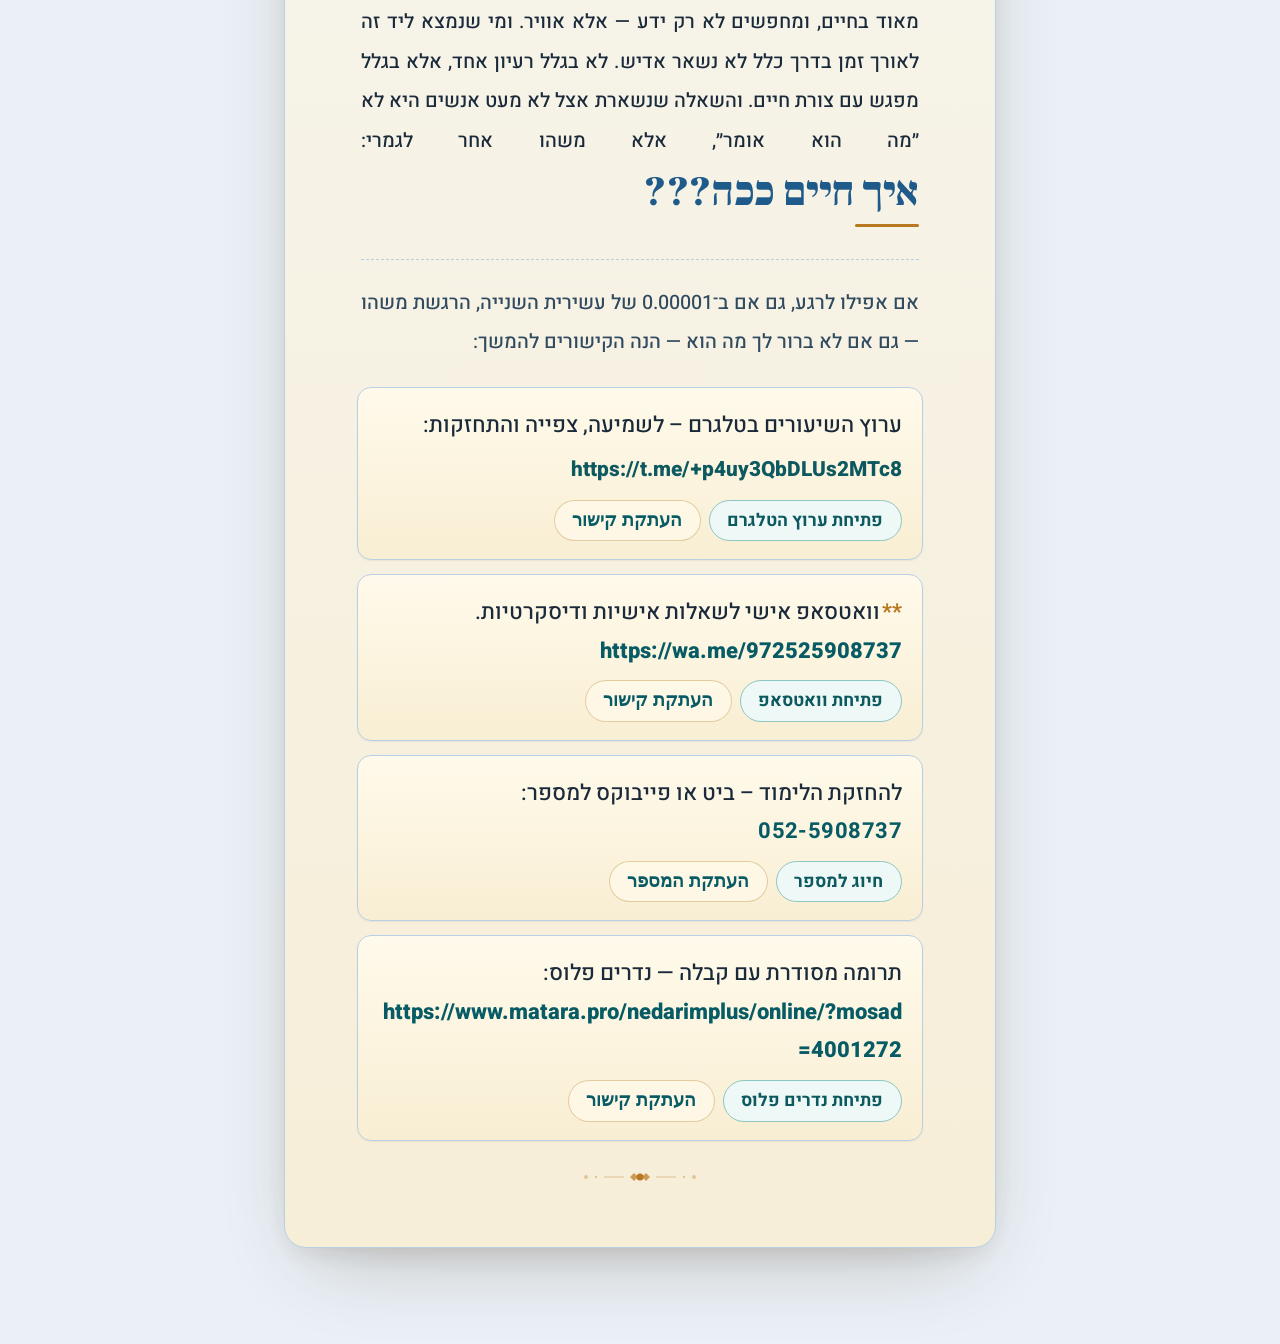
<file: v_כחול-פלדה.html>
<!DOCTYPE html>
<html lang="he" dir="rtl">
<head>
  <meta charset="UTF-8" />
  <meta name="viewport" content="width=device-width, initial-scale=1.0" />
  <title>איך חיים ככה?</title>
  <link rel="preconnect" href="https://fonts.googleapis.com">
  <link rel="preconnect" href="https://fonts.gstatic.com" crossorigin>
  <link href="https://fonts.googleapis.com/css2?family=Frank+Ruhl+Libre:wght@400;500;700;900&family=Heebo:wght@300;400;500;700&display=swap" rel="stylesheet">
  <style>
    /* ── COLOR THEME (overridden per version) ── */
    :root {
      --bg:           var(--v-bg,        #f4ecdc);
      --bg-alt:       var(--v-bg-alt,    #efe5cf);
      --paper:        var(--v-paper,     #fbf5e6);
      --paper-edge:   var(--v-edge,      #e6d8b8);
      --ink:          var(--v-ink,       #2a2418);
      --ink-soft:     var(--v-ink-soft,  #4a402d);
      --ink-faint:    var(--v-ink-faint, #8a7f63);
      --teal:         var(--v-accent,    #1f5b5e);
      --teal-deep:    var(--v-accent-d,  #143e41);
      --gold:         var(--v-gold,      #b8852a);
      --gold-soft:    var(--v-gold-s,    #d9b46a);
      --shadow-sm:    0 1px 2px rgba(60,40,10,.06);
      --shadow-md:    0 10px 30px -12px rgba(60,40,10,.18), 0 4px 10px -4px rgba(60,40,10,.10);
      --shadow-lg:    0 30px 80px -30px rgba(60,40,10,.30), 0 10px 30px -10px rgba(60,40,10,.15);
      --r-sm: 6px; --r-md: 14px; --r-lg: 22px;
      --font-display: "Frank Ruhl Libre","David Libre","Times New Roman",serif;
      --font-body:    "Heebo","Assistant","Arial Hebrew",system-ui,Arial,sans-serif;
    }

    *, *::before, *::after { box-sizing: border-box; }
    html, body { margin:0; padding:0; background:var(--bg); color:var(--ink);
      font-family:var(--font-body); font-size:18.7px; /* +10% from 17px */
      line-height:1.85; font-weight:500;
      -webkit-font-smoothing:antialiased; text-rendering:optimizeLegibility; }
    body {
      background:
        radial-gradient(1100px 700px at 50% -10%, rgba(255,247,227,.9) 0%, transparent 60%),
        radial-gradient(900px 600px at 100% 100%, var(--bg-alt) 0%, transparent 55%),
        linear-gradient(180deg, var(--bg) 0%, var(--bg-alt) 100%);
      background-attachment:fixed; min-height:100vh; overflow-x:hidden;
    }

    /* ── GLOWS ── */
    .glow { position:fixed; pointer-events:none; border-radius:50%;
      filter:blur(80px); opacity:.55; z-index:0; }
    .glow--top  { width:520px; height:520px; top:-180px; right:-120px;
      background:radial-gradient(circle, rgba(255,226,168,.9) 0%, transparent 70%); }
    .glow--bottom { width:480px; height:480px; bottom:-200px; left:-140px;
      background:radial-gradient(circle, #bcd9d6 0%, transparent 70%); opacity:.35; }

    /* ── LAYOUT ── */
    .page { position:relative; z-index:1; max-width:760px; margin:0 auto; padding:32px 18px 64px; }
    .card { position:relative; background:var(--paper); border:1px solid var(--paper-edge);
      border-radius:var(--r-lg); padding:40px 28px 36px; box-shadow:var(--shadow-lg);
      background-image:
        radial-gradient(1200px 400px at 50% 0%, rgba(255,255,255,.7) 0%, transparent 60%),
        linear-gradient(180deg, var(--paper) 0%, #f7eed8 100%); }

    /* ── TOP DECORATION ── */
    .page-decoration {
      text-align:center;
      margin-bottom:32px;
      padding-bottom:28px;
      border-bottom: 1px solid var(--paper-edge);
    }
    .deco-row {
      display:flex; justify-content:center; align-items:center;
      gap:12px; margin-bottom:14px;
    }
    .deco-line-short {
      width:60px; height:1px; background:var(--gold-soft); display:inline-block;
    }
    .deco-diamond {
      width:10px; height:10px;
      background:var(--gold);
      transform:rotate(45deg);
      display:inline-block;
    }
    .deco-dot {
      width:5px; height:5px;
      background:var(--gold-soft);
      border-radius:50%;
      display:inline-block;
    }
    .deco-title {
      font-family:var(--font-display);
      font-weight:900;
      font-size:clamp(44px, 9vw, 70px); /* +10% */
      line-height:1.05;
      letter-spacing:-0.01em;
      color:var(--ink);
      margin:0 0 10px;
    }
    .deco-subtitle {
      font-family:var(--font-body);
      font-size:clamp(16.5px, 2.6vw, 19.8px); /* +10% */
      color:var(--ink-soft);
      font-weight:400;
      margin-bottom:18px;
    }
    .deco-verse {
      font-family:var(--font-display);
      font-size:clamp(14px, 2vw, 16px);
      color:var(--ink-faint);
      font-style:italic;
      letter-spacing:0.03em;
    }

    /* ── ORNAMENT ── */
    .ornament { color:var(--gold); display:flex; justify-content:center; margin-bottom:14px; }
    .ornament--footer { margin:28px 0 6px; }

    /* ── STORY — continuous single paragraph ── */
    .story { padding:8px 4px 0; color:var(--ink); }
    .story p {
      margin:0 0 1.15em;
      font-size:clamp(17.6px, 2.42vw, 19.8px); /* +10% */
      line-height:1.95; font-weight:500;
    }
    .story p.continuous {
      font-size:clamp(17.6px, 2.42vw, 19.8px);
      line-height:2;
      text-align:justify;
    }

    .lede {
      font-family:var(--font-display); font-weight:500;
      font-size:clamp(22px, 3.52vw, 26.4px) !important; /* +10% */
      line-height:1.55 !important; color:var(--ink);
      border-inline-start:3px solid var(--gold-soft);
      padding-inline-start:16px; margin:8px 0 24px !important;
    }
    .emph {
      font-family:var(--font-display); font-weight:500;
      font-size:clamp(19.8px, 2.86vw, 23.1px) !important; /* +10% */
      line-height:1.6 !important; color:var(--teal-deep);
      background:linear-gradient(180deg,rgba(31,91,94,.06),rgba(31,91,94,.02));
      border:1px solid rgba(31,91,94,.15); border-radius:var(--r-md);
      padding:18px 20px; margin:24px 0 !important; text-align:center;
    }
    .pull-quote {
      display:inline-block; font-family:var(--font-display); font-weight:900;
      font-size:clamp(28.6px, 5.5vw, 41.8px); /* +10% */
      line-height:1.1; color:var(--teal);
      margin-top:6px; letter-spacing:-0.01em; position:relative; padding:4px 0;
    }
    .pull-quote::after {
      content:""; display:block; width:64px; height:3px;
      background:var(--gold); border-radius:2px; margin-top:8px;
    }
    .invite {
      margin-top:28px !important; color:var(--ink-soft);
      border-block-start:1px dashed var(--paper-edge); padding-top:24px;
      font-size:clamp(17.6px, 2.42vw, 19.8px); /* +10% */
    }

    /* ── LINKS ── */
    .links { margin-top:26px; display:grid; gap:14px; }
    .link-block {
      background:linear-gradient(180deg,#fffaeb 0%,#f8eed3 100%);
      border:1px solid var(--paper-edge); border-radius:var(--r-md);
      padding:18px 20px; box-shadow:var(--shadow-sm);
      transition:transform .15s ease, box-shadow .15s ease, border-color .15s ease;
    }
    .link-block:hover { transform:translateY(-1px); box-shadow:var(--shadow-md); border-color:#d8c694; }
    .link-block__intro {
      margin:0 0 6px; color:var(--ink);
      font-size:clamp(18.7px, 2.64vw, 22px); /* +10% */
      line-height:1.75;
    }
    .link-block__url {
      margin:4px 0 0; color:#0d5960;
      font-size:clamp(17.6px, 2.42vw, 20.9px); /* +10% */
      font-weight:800; word-break:break-all;
    }
    .asterisks { color:var(--gold); font-weight:700; margin-inline-end:2px; }
    .phone { color:#075b64; font-weight:700; font-variant-numeric:tabular-nums; letter-spacing:.02em; }
    .plain-url { color:#075b64; font-weight:800; word-break:break-all; }
    .link-actions { display:flex; flex-wrap:wrap; gap:8px; margin-top:10px; }
    .open-link, .copy-link {
      display:inline-flex; align-items:center; justify-content:center;
      border:1px solid rgba(184,133,42,.38); border-radius:999px;
      background:rgba(255,250,235,.72); color:#075b64;
      cursor:pointer; font-size:17.6px; /* +10% */
      font-weight:700; line-height:1; padding:11px 17.6px;
      text-decoration:none;
      transition:background .15s ease, border-color .15s ease, color .15s ease, transform .15s ease;
    }
    .open-link { background:#eef8f6; border-color:#8ec6c2; color:#0d5960; }
    .open-link:hover { background:#dff1ee; border-color:#5ca8a3; color:#073f45; transform:translateY(-1px); }
    .copy-link:hover { background:#fff6da; border-color:rgba(184,133,42,.68); color:#143e41; transform:translateY(-1px); }
    .copy-link.is-copied { background:var(--teal-deep); border-color:var(--teal-deep); color:#fff9e8; }
    a { color:#075b64; text-decoration:none; border-bottom:1px solid rgba(31,91,94,.35);
      transition:color .18s, border-color .18s, background-color .18s; word-break:break-word; }
    a:hover { color:#075b64; border-bottom-color:var(--teal-deep); background-color:rgba(31,91,94,.06); }

    @media (min-width:720px) {
      .page { padding:56px 24px 96px; }
      .card { padding:56px 56px 48px; }
    }
    @media (min-width:980px) { .card { padding:64px 72px 56px; } }
    @media print { body { background:#fff; color:#000; } .glow,.ornament { display:none; }
      .card { box-shadow:none; border:1px solid #ccc; } }
  </style>

  <!-- VERSION COLOR OVERRIDE injected here -->
  <style>:root {
  --v-bg:#eaf0f6; --v-bg-alt:#dce7f0; --v-paper:#f5f9fc;
  --v-edge:#b8d0e4; --v-ink:#1a2a3a; --v-ink-soft:#304a60;
  --v-ink-faint:#7090a8; --v-accent:#1e5a8a; --v-accent-d:#123c5e;
  --v-gold:#b87820; --v-gold-s:#d4a850;
}</style>

</head>
<body>

  <div class="glow glow--top" aria-hidden="true"></div>
  <div class="glow glow--bottom" aria-hidden="true"></div>

  <main class="page">
    <article class="card">

      <div class="ornament">
        <svg viewBox="0 0 120 16" width="120" height="16">
          <circle cx="6"  cy="8" r="2" fill="currentColor" opacity="0.35"/>
          <circle cx="16" cy="8" r="1.2" fill="currentColor" opacity="0.35"/>
          <line x1="24" y1="8" x2="44" y2="8" stroke="currentColor" stroke-width="1" opacity="0.4"/>
          <polygon points="54,4 58,8 54,12 50,8" fill="currentColor" opacity="0.7"/>
          <circle cx="60" cy="8" r="3.5" fill="currentColor"/>
          <polygon points="66,4 70,8 66,12 62,8" fill="currentColor" opacity="0.7"/>
          <line x1="76" y1="8" x2="96" y2="8" stroke="currentColor" stroke-width="1" opacity="0.4"/>
          <circle cx="104" cy="8" r="1.2" fill="currentColor" opacity="0.35"/>
          <circle cx="114" cy="8" r="2" fill="currentColor" opacity="0.35"/>
        </svg>
      </div>

      <!-- ══ TOP DECORATION ══ -->
      <div class="page-decoration">
        <div class="deco-row">
          <span class="deco-line-short"></span>
          <span class="deco-dot"></span>
          <span class="deco-diamond"></span>
          <span class="deco-dot"></span>
          <span class="deco-line-short"></span>
        </div>
        <h1 class="deco-title">איך חיים ככה?</h1>
        <div class="deco-subtitle">על אדם שחי בתוך הקושי ולא שבר</div>
        <div class="deco-verse">דרך רבי נחמן מברסלב · שיעורים · ליווי · נוכחות</div>
        <div class="deco-row" style="margin-top:18px;">
          <span class="deco-line-short"></span>
          <span class="deco-dot"></span>
          <span class="deco-diamond"></span>
          <span class="deco-dot"></span>
          <span class="deco-line-short"></span>
        </div>
      </div>

      <!-- ══ STORY — one continuous paragraph ══ -->
      <section class="story">

        <p class="continuous">
יש אנשים שאתה לא מבין אותם דרך הסיפור שלהם, אלא דרך התחושה שהם משאירים אחריהם. יש דמויות שאתה לא ״לומד עליהן״ — אתה פשוט פוגש אותן, ומבין שיש כאן משהו אחר. קשה להסביר את הרב הזה בלי לפגוש אותו דרך החיים עצמם. רב מוכר, שמלווה אלפי אנשים ונוער בסיכון, ומוסר כבר קרוב ל־30 שנה שיעורים בדרך רבי נחמן מברסלב לגברים ולנשים בכמה מוקדים בארץ. מי שמכיר אותו לא מדבר עליו רק דרך תפקיד או פעילות, אלא דרך נוכחות. דרך אופן ההסתכלות שלו על החיים. דרך האופן שבו הוא מגיב למצבים. במשך השנים היו גם תקופות מורכבות מאוד בחיים האישיים שלו — ביתם הועבר בעסקת מרמה; חרף הליכים משפטיים יקרים, המשפחה נותרה ללא קורת גג ותחת נטל שכירות. שינויים כלכליים ומשפחתיים משמעותיים, וגם אובדן פתאומי של בנו בן ה־19. כל זה לא נעלם מהחיים שלו — אבל גם לא הפך להיות מרכז החיים שלו. מה שמפתיע אצל מי שמכיר אותו מקרוב הוא לא עצם הקשיים, אלא האופן שבו החיים ממשיכים להתנהל בתוכם. לא מתוך הכחשה, ולא מתוך ניתוק מהמציאות, אלא מתוך משהו אחר: יציבות פנימית שלא תלויה במה שקורה בחוץ. בפועל, זה נראה פשוט. כמעט יומיומי. שיחות עם אנשים שמגיעים אליו ומקבלים חיזוק, שיעורים שנמסרים לאורך שנים, מפגשים עם בני נוער ואנשים במצבים מורכבים — וכל זה לצד מציאות אישית לא פשוטה בכלל. אבל האווירה סביבו לא נשברת לפי מה שקורה ברקע. יש שם משהו שמחזיק קו של חיים. של חיות. של תנועה קדימה. מה שמבלבל הרבה אנשים הוא הפער הזה: איך אדם שחי בתוך עומסים כל כך גדולים לא נסגר פנימה, אלא נשאר פתוח לאחרים. איך בתוך מציאות שיכולה בקלות להפוך לכבדה — נשארת שפה של תקווה, של חיוך, של שמחה שלא נראית מאולצת. וזה לא משהו שמסבירים מבחוץ. זה משהו שנקלט רק מתוך מפגש חוזר. במקביל לכל זה, הוא ממשיך למסור שיעורים כבר עשרות שנים לפי דרך רבי נחמן מברסלב, לגברים ולנשים במקומות שונים בארץ. סביבו מתקבצים אלפי אנשים, כולל כאלה שמגיעים ממקומות מורכבים מאוד בחיים, ומחפשים לא רק ידע — אלא אוויר. ומי שנמצא ליד זה לאורך זמן בדרך כלל לא נשאר אדיש. לא בגלל רעיון אחד, אלא בגלל מפגש עם צורת חיים. והשאלה שנשארת אצל לא מעט אנשים היא לא ״מה הוא אומר״, אלא משהו אחר לגמרי: <span class="pull-quote">איך חיים ככה???</span>
        </p>

        <p class="invite">אם אפילו לרגע, גם אם ב־0.00001 של עשירית השנייה, הרגשת משהו — גם אם לא ברור לך מה הוא — הנה הקישורים להמשך:</p>

      </section>

      <section class="links" aria-label="קישורים להמשך">

        <div class="link-block">
          <p class="link-block__intro">ערוץ השיעורים בטלגרם – לשמיעה, צפייה והתחזקות:</p>
          <p class="link-block__url">https://t.me/+p4uy3QbDLUs2MTc8</p>
          <div class="link-actions">
            <a class="open-link" href="https://telegram.me/+p4uy3QbDLUs2MTc8" target="_blank" rel="noopener">פתיחת ערוץ הטלגרם</a>
            <button class="copy-link" type="button" data-copy="https://t.me/+p4uy3QbDLUs2MTc8">העתקת קישור</button>
          </div>
        </div>

        <div class="link-block link-block--accent">
          <p class="link-block__intro"><span class="asterisks">**</span>וואטסאפ אישי לשאלות אישיות ודיסקרטיות.<br/>
          <span class="plain-url">https://wa.me/972525908737</span></p>
          <div class="link-actions">
            <a class="open-link" href="https://api.whatsapp.com/send?phone=972525908737" target="_blank" rel="noopener">פתיחת וואטסאפ</a>
            <button class="copy-link" type="button" data-copy="https://wa.me/972525908737">העתקת קישור</button>
          </div>
        </div>

        <div class="link-block">
          <p class="link-block__intro">להחזקת הלימוד – ביט או פייבוקס למספר:<br/>
          <span class="phone">052-5908737</span></p>
          <div class="link-actions">
            <a class="open-link" href="tel:0525908737">חיוג למספר</a>
            <button class="copy-link" type="button" data-copy="0525908737">העתקת המספר</button>
          </div>
        </div>

        <div class="link-block">
          <p class="link-block__intro">תרומה מסודרת עם קבלה — נדרים פלוס:<br/>
          <span class="plain-url">https://www.matara.pro/nedarimplus/online/?mosad=4001272</span></p>
          <div class="link-actions">
            <a class="open-link" href="https://www.matara.pro/nedarimplus/online/?mosad=4001272" target="_blank" rel="noopener">פתיחת נדרים פלוס</a>
            <button class="copy-link" type="button" data-copy="https://www.matara.pro/nedarimplus/online/?mosad=4001272">העתקת קישור</button>
          </div>
        </div>

      </section>

      <div class="ornament ornament--footer">
        <svg viewBox="0 0 120 16" width="120" height="16">
          <circle cx="6"  cy="8" r="2" fill="currentColor" opacity="0.35"/>
          <circle cx="16" cy="8" r="1.2" fill="currentColor" opacity="0.35"/>
          <line x1="24" y1="8" x2="44" y2="8" stroke="currentColor" stroke-width="1" opacity="0.4"/>
          <polygon points="54,4 58,8 54,12 50,8" fill="currentColor" opacity="0.7"/>
          <circle cx="60" cy="8" r="3.5" fill="currentColor"/>
          <polygon points="66,4 70,8 66,12 62,8" fill="currentColor" opacity="0.7"/>
          <line x1="76" y1="8" x2="96" y2="8" stroke="currentColor" stroke-width="1" opacity="0.4"/>
          <circle cx="104" cy="8" r="1.2" fill="currentColor" opacity="0.35"/>
          <circle cx="114" cy="8" r="2" fill="currentColor" opacity="0.35"/>
        </svg>
      </div>

    </article>
  </main>

  <script>
    document.querySelectorAll('.copy-link').forEach(function(btn) {
      btn.addEventListener('click', function() {
        var val = btn.getAttribute('data-copy');
        if (!val) return;
        if (navigator.clipboard) {
          navigator.clipboard.writeText(val).then(function() {
            var orig = btn.textContent;
            btn.textContent = 'הועתק ✓';
            btn.classList.add('is-copied');
            setTimeout(function(){ btn.textContent = orig; btn.classList.remove('is-copied'); }, 1800);
          });
        }
      });
    });
  </script>
</body>
</html>
</file>
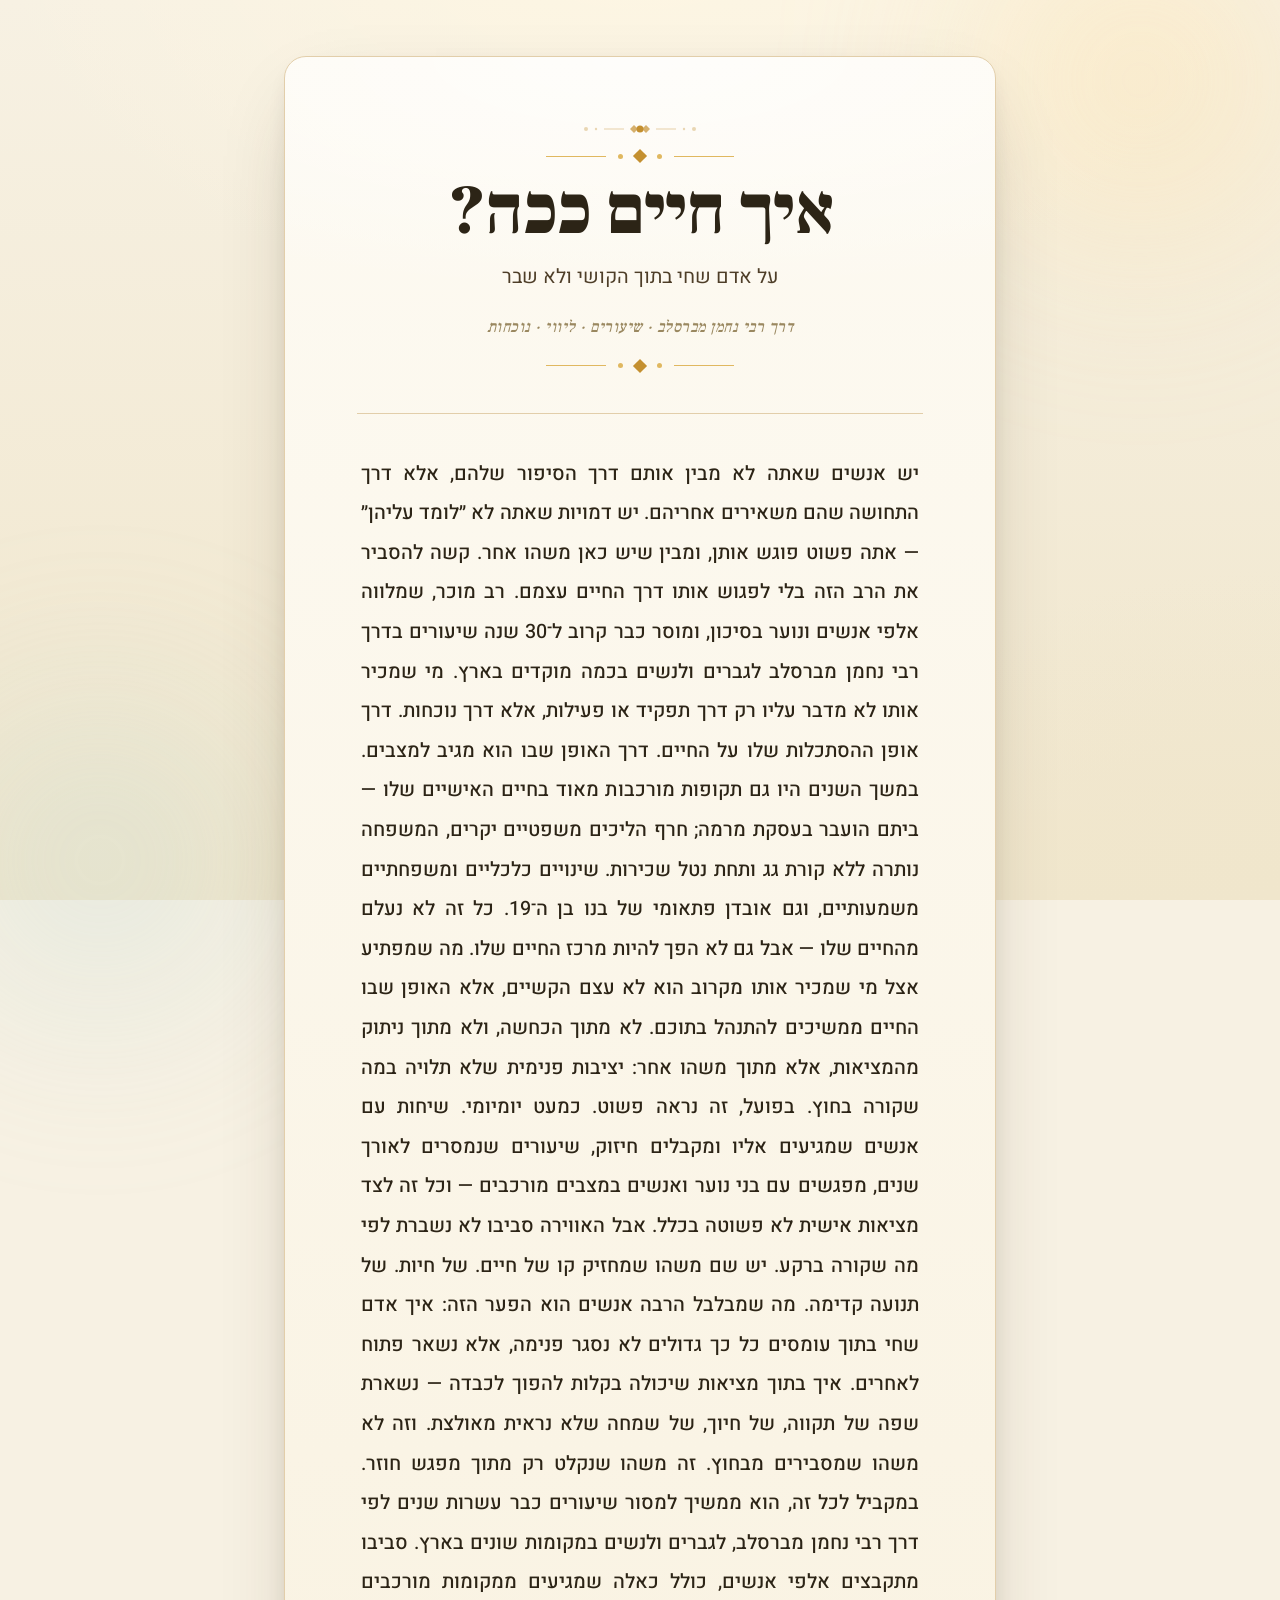
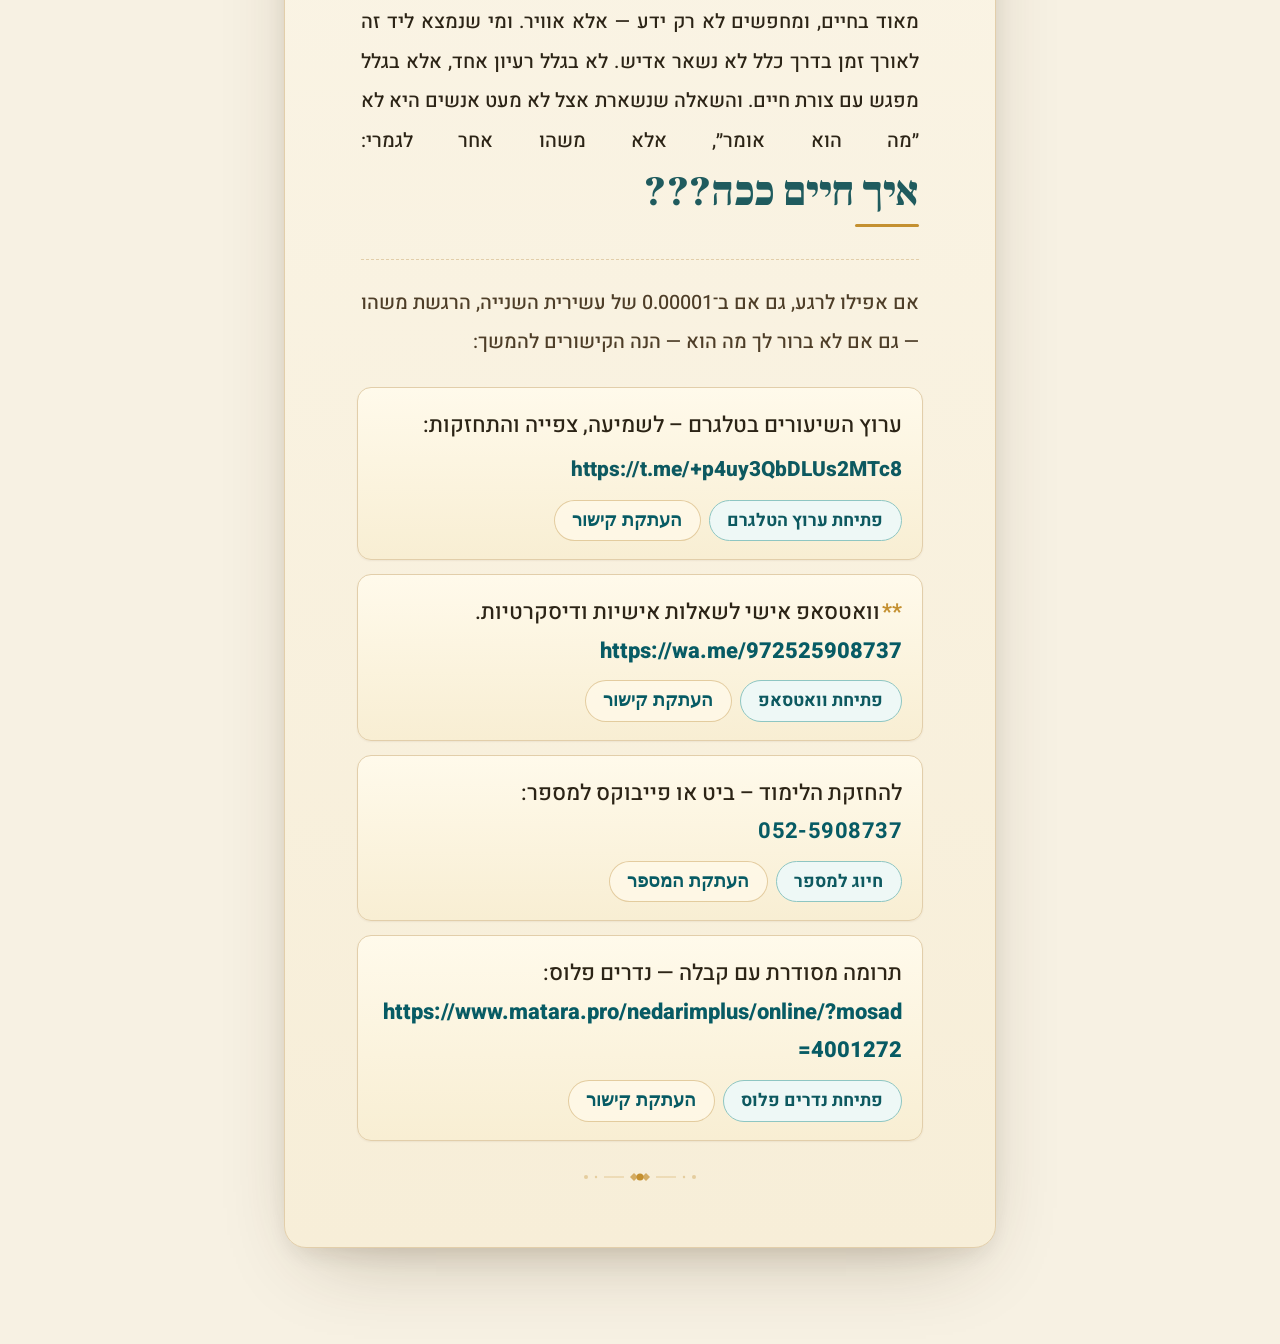
<file: v_שמנת-חמימה.html>
<!DOCTYPE html>
<html lang="he" dir="rtl">
<head>
  <meta charset="UTF-8" />
  <meta name="viewport" content="width=device-width, initial-scale=1.0" />
  <title>איך חיים ככה?</title>
  <link rel="preconnect" href="https://fonts.googleapis.com">
  <link rel="preconnect" href="https://fonts.gstatic.com" crossorigin>
  <link href="https://fonts.googleapis.com/css2?family=Frank+Ruhl+Libre:wght@400;500;700;900&family=Heebo:wght@300;400;500;700&display=swap" rel="stylesheet">
  <style>
    /* ── COLOR THEME (overridden per version) ── */
    :root {
      --bg:           var(--v-bg,        #f4ecdc);
      --bg-alt:       var(--v-bg-alt,    #efe5cf);
      --paper:        var(--v-paper,     #fbf5e6);
      --paper-edge:   var(--v-edge,      #e6d8b8);
      --ink:          var(--v-ink,       #2a2418);
      --ink-soft:     var(--v-ink-soft,  #4a402d);
      --ink-faint:    var(--v-ink-faint, #8a7f63);
      --teal:         var(--v-accent,    #1f5b5e);
      --teal-deep:    var(--v-accent-d,  #143e41);
      --gold:         var(--v-gold,      #b8852a);
      --gold-soft:    var(--v-gold-s,    #d9b46a);
      --shadow-sm:    0 1px 2px rgba(60,40,10,.06);
      --shadow-md:    0 10px 30px -12px rgba(60,40,10,.18), 0 4px 10px -4px rgba(60,40,10,.10);
      --shadow-lg:    0 30px 80px -30px rgba(60,40,10,.30), 0 10px 30px -10px rgba(60,40,10,.15);
      --r-sm: 6px; --r-md: 14px; --r-lg: 22px;
      --font-display: "Frank Ruhl Libre","David Libre","Times New Roman",serif;
      --font-body:    "Heebo","Assistant","Arial Hebrew",system-ui,Arial,sans-serif;
    }

    *, *::before, *::after { box-sizing: border-box; }
    html, body { margin:0; padding:0; background:var(--bg); color:var(--ink);
      font-family:var(--font-body); font-size:18.7px; /* +10% from 17px */
      line-height:1.85; font-weight:500;
      -webkit-font-smoothing:antialiased; text-rendering:optimizeLegibility; }
    body {
      background:
        radial-gradient(1100px 700px at 50% -10%, rgba(255,247,227,.9) 0%, transparent 60%),
        radial-gradient(900px 600px at 100% 100%, var(--bg-alt) 0%, transparent 55%),
        linear-gradient(180deg, var(--bg) 0%, var(--bg-alt) 100%);
      background-attachment:fixed; min-height:100vh; overflow-x:hidden;
    }

    /* ── GLOWS ── */
    .glow { position:fixed; pointer-events:none; border-radius:50%;
      filter:blur(80px); opacity:.55; z-index:0; }
    .glow--top  { width:520px; height:520px; top:-180px; right:-120px;
      background:radial-gradient(circle, rgba(255,226,168,.9) 0%, transparent 70%); }
    .glow--bottom { width:480px; height:480px; bottom:-200px; left:-140px;
      background:radial-gradient(circle, #bcd9d6 0%, transparent 70%); opacity:.35; }

    /* ── LAYOUT ── */
    .page { position:relative; z-index:1; max-width:760px; margin:0 auto; padding:32px 18px 64px; }
    .card { position:relative; background:var(--paper); border:1px solid var(--paper-edge);
      border-radius:var(--r-lg); padding:40px 28px 36px; box-shadow:var(--shadow-lg);
      background-image:
        radial-gradient(1200px 400px at 50% 0%, rgba(255,255,255,.7) 0%, transparent 60%),
        linear-gradient(180deg, var(--paper) 0%, #f7eed8 100%); }

    /* ── TOP DECORATION ── */
    .page-decoration {
      text-align:center;
      margin-bottom:32px;
      padding-bottom:28px;
      border-bottom: 1px solid var(--paper-edge);
    }
    .deco-row {
      display:flex; justify-content:center; align-items:center;
      gap:12px; margin-bottom:14px;
    }
    .deco-line-short {
      width:60px; height:1px; background:var(--gold-soft); display:inline-block;
    }
    .deco-diamond {
      width:10px; height:10px;
      background:var(--gold);
      transform:rotate(45deg);
      display:inline-block;
    }
    .deco-dot {
      width:5px; height:5px;
      background:var(--gold-soft);
      border-radius:50%;
      display:inline-block;
    }
    .deco-title {
      font-family:var(--font-display);
      font-weight:900;
      font-size:clamp(44px, 9vw, 70px); /* +10% */
      line-height:1.05;
      letter-spacing:-0.01em;
      color:var(--ink);
      margin:0 0 10px;
    }
    .deco-subtitle {
      font-family:var(--font-body);
      font-size:clamp(16.5px, 2.6vw, 19.8px); /* +10% */
      color:var(--ink-soft);
      font-weight:400;
      margin-bottom:18px;
    }
    .deco-verse {
      font-family:var(--font-display);
      font-size:clamp(14px, 2vw, 16px);
      color:var(--ink-faint);
      font-style:italic;
      letter-spacing:0.03em;
    }

    /* ── ORNAMENT ── */
    .ornament { color:var(--gold); display:flex; justify-content:center; margin-bottom:14px; }
    .ornament--footer { margin:28px 0 6px; }

    /* ── STORY — continuous single paragraph ── */
    .story { padding:8px 4px 0; color:var(--ink); }
    .story p {
      margin:0 0 1.15em;
      font-size:clamp(17.6px, 2.42vw, 19.8px); /* +10% */
      line-height:1.95; font-weight:500;
    }
    .story p.continuous {
      font-size:clamp(17.6px, 2.42vw, 19.8px);
      line-height:2;
      text-align:justify;
    }

    .lede {
      font-family:var(--font-display); font-weight:500;
      font-size:clamp(22px, 3.52vw, 26.4px) !important; /* +10% */
      line-height:1.55 !important; color:var(--ink);
      border-inline-start:3px solid var(--gold-soft);
      padding-inline-start:16px; margin:8px 0 24px !important;
    }
    .emph {
      font-family:var(--font-display); font-weight:500;
      font-size:clamp(19.8px, 2.86vw, 23.1px) !important; /* +10% */
      line-height:1.6 !important; color:var(--teal-deep);
      background:linear-gradient(180deg,rgba(31,91,94,.06),rgba(31,91,94,.02));
      border:1px solid rgba(31,91,94,.15); border-radius:var(--r-md);
      padding:18px 20px; margin:24px 0 !important; text-align:center;
    }
    .pull-quote {
      display:inline-block; font-family:var(--font-display); font-weight:900;
      font-size:clamp(28.6px, 5.5vw, 41.8px); /* +10% */
      line-height:1.1; color:var(--teal);
      margin-top:6px; letter-spacing:-0.01em; position:relative; padding:4px 0;
    }
    .pull-quote::after {
      content:""; display:block; width:64px; height:3px;
      background:var(--gold); border-radius:2px; margin-top:8px;
    }
    .invite {
      margin-top:28px !important; color:var(--ink-soft);
      border-block-start:1px dashed var(--paper-edge); padding-top:24px;
      font-size:clamp(17.6px, 2.42vw, 19.8px); /* +10% */
    }

    /* ── LINKS ── */
    .links { margin-top:26px; display:grid; gap:14px; }
    .link-block {
      background:linear-gradient(180deg,#fffaeb 0%,#f8eed3 100%);
      border:1px solid var(--paper-edge); border-radius:var(--r-md);
      padding:18px 20px; box-shadow:var(--shadow-sm);
      transition:transform .15s ease, box-shadow .15s ease, border-color .15s ease;
    }
    .link-block:hover { transform:translateY(-1px); box-shadow:var(--shadow-md); border-color:#d8c694; }
    .link-block__intro {
      margin:0 0 6px; color:var(--ink);
      font-size:clamp(18.7px, 2.64vw, 22px); /* +10% */
      line-height:1.75;
    }
    .link-block__url {
      margin:4px 0 0; color:#0d5960;
      font-size:clamp(17.6px, 2.42vw, 20.9px); /* +10% */
      font-weight:800; word-break:break-all;
    }
    .asterisks { color:var(--gold); font-weight:700; margin-inline-end:2px; }
    .phone { color:#075b64; font-weight:700; font-variant-numeric:tabular-nums; letter-spacing:.02em; }
    .plain-url { color:#075b64; font-weight:800; word-break:break-all; }
    .link-actions { display:flex; flex-wrap:wrap; gap:8px; margin-top:10px; }
    .open-link, .copy-link {
      display:inline-flex; align-items:center; justify-content:center;
      border:1px solid rgba(184,133,42,.38); border-radius:999px;
      background:rgba(255,250,235,.72); color:#075b64;
      cursor:pointer; font-size:17.6px; /* +10% */
      font-weight:700; line-height:1; padding:11px 17.6px;
      text-decoration:none;
      transition:background .15s ease, border-color .15s ease, color .15s ease, transform .15s ease;
    }
    .open-link { background:#eef8f6; border-color:#8ec6c2; color:#0d5960; }
    .open-link:hover { background:#dff1ee; border-color:#5ca8a3; color:#073f45; transform:translateY(-1px); }
    .copy-link:hover { background:#fff6da; border-color:rgba(184,133,42,.68); color:#143e41; transform:translateY(-1px); }
    .copy-link.is-copied { background:var(--teal-deep); border-color:var(--teal-deep); color:#fff9e8; }
    a { color:#075b64; text-decoration:none; border-bottom:1px solid rgba(31,91,94,.35);
      transition:color .18s, border-color .18s, background-color .18s; word-break:break-word; }
    a:hover { color:#075b64; border-bottom-color:var(--teal-deep); background-color:rgba(31,91,94,.06); }

    @media (min-width:720px) {
      .page { padding:56px 24px 96px; }
      .card { padding:56px 56px 48px; }
    }
    @media (min-width:980px) { .card { padding:64px 72px 56px; } }
    @media print { body { background:#fff; color:#000; } .glow,.ornament { display:none; }
      .card { box-shadow:none; border:1px solid #ccc; } }
  </style>

  <!-- VERSION COLOR OVERRIDE injected here -->
  <style>:root {
  --v-bg:#f7f1e3; --v-bg-alt:#f0e6cc; --v-paper:#fdfaf2;
  --v-edge:#e2ceaa; --v-ink:#2c2416; --v-ink-soft:#4e3e28;
  --v-ink-faint:#9a8860; --v-accent:#1f5b5e; --v-accent-d:#143e41;
  --v-gold:#c49030; --v-gold-s:#e0b860;
}</style>

</head>
<body>

  <div class="glow glow--top" aria-hidden="true"></div>
  <div class="glow glow--bottom" aria-hidden="true"></div>

  <main class="page">
    <article class="card">

      <div class="ornament">
        <svg viewBox="0 0 120 16" width="120" height="16">
          <circle cx="6"  cy="8" r="2" fill="currentColor" opacity="0.35"/>
          <circle cx="16" cy="8" r="1.2" fill="currentColor" opacity="0.35"/>
          <line x1="24" y1="8" x2="44" y2="8" stroke="currentColor" stroke-width="1" opacity="0.4"/>
          <polygon points="54,4 58,8 54,12 50,8" fill="currentColor" opacity="0.7"/>
          <circle cx="60" cy="8" r="3.5" fill="currentColor"/>
          <polygon points="66,4 70,8 66,12 62,8" fill="currentColor" opacity="0.7"/>
          <line x1="76" y1="8" x2="96" y2="8" stroke="currentColor" stroke-width="1" opacity="0.4"/>
          <circle cx="104" cy="8" r="1.2" fill="currentColor" opacity="0.35"/>
          <circle cx="114" cy="8" r="2" fill="currentColor" opacity="0.35"/>
        </svg>
      </div>

      <!-- ══ TOP DECORATION ══ -->
      <div class="page-decoration">
        <div class="deco-row">
          <span class="deco-line-short"></span>
          <span class="deco-dot"></span>
          <span class="deco-diamond"></span>
          <span class="deco-dot"></span>
          <span class="deco-line-short"></span>
        </div>
        <h1 class="deco-title">איך חיים ככה?</h1>
        <div class="deco-subtitle">על אדם שחי בתוך הקושי ולא שבר</div>
        <div class="deco-verse">דרך רבי נחמן מברסלב · שיעורים · ליווי · נוכחות</div>
        <div class="deco-row" style="margin-top:18px;">
          <span class="deco-line-short"></span>
          <span class="deco-dot"></span>
          <span class="deco-diamond"></span>
          <span class="deco-dot"></span>
          <span class="deco-line-short"></span>
        </div>
      </div>

      <!-- ══ STORY — one continuous paragraph ══ -->
      <section class="story">

        <p class="continuous">
יש אנשים שאתה לא מבין אותם דרך הסיפור שלהם, אלא דרך התחושה שהם משאירים אחריהם. יש דמויות שאתה לא ״לומד עליהן״ — אתה פשוט פוגש אותן, ומבין שיש כאן משהו אחר. קשה להסביר את הרב הזה בלי לפגוש אותו דרך החיים עצמם. רב מוכר, שמלווה אלפי אנשים ונוער בסיכון, ומוסר כבר קרוב ל־30 שנה שיעורים בדרך רבי נחמן מברסלב לגברים ולנשים בכמה מוקדים בארץ. מי שמכיר אותו לא מדבר עליו רק דרך תפקיד או פעילות, אלא דרך נוכחות. דרך אופן ההסתכלות שלו על החיים. דרך האופן שבו הוא מגיב למצבים. במשך השנים היו גם תקופות מורכבות מאוד בחיים האישיים שלו — ביתם הועבר בעסקת מרמה; חרף הליכים משפטיים יקרים, המשפחה נותרה ללא קורת גג ותחת נטל שכירות. שינויים כלכליים ומשפחתיים משמעותיים, וגם אובדן פתאומי של בנו בן ה־19. כל זה לא נעלם מהחיים שלו — אבל גם לא הפך להיות מרכז החיים שלו. מה שמפתיע אצל מי שמכיר אותו מקרוב הוא לא עצם הקשיים, אלא האופן שבו החיים ממשיכים להתנהל בתוכם. לא מתוך הכחשה, ולא מתוך ניתוק מהמציאות, אלא מתוך משהו אחר: יציבות פנימית שלא תלויה במה שקורה בחוץ. בפועל, זה נראה פשוט. כמעט יומיומי. שיחות עם אנשים שמגיעים אליו ומקבלים חיזוק, שיעורים שנמסרים לאורך שנים, מפגשים עם בני נוער ואנשים במצבים מורכבים — וכל זה לצד מציאות אישית לא פשוטה בכלל. אבל האווירה סביבו לא נשברת לפי מה שקורה ברקע. יש שם משהו שמחזיק קו של חיים. של חיות. של תנועה קדימה. מה שמבלבל הרבה אנשים הוא הפער הזה: איך אדם שחי בתוך עומסים כל כך גדולים לא נסגר פנימה, אלא נשאר פתוח לאחרים. איך בתוך מציאות שיכולה בקלות להפוך לכבדה — נשארת שפה של תקווה, של חיוך, של שמחה שלא נראית מאולצת. וזה לא משהו שמסבירים מבחוץ. זה משהו שנקלט רק מתוך מפגש חוזר. במקביל לכל זה, הוא ממשיך למסור שיעורים כבר עשרות שנים לפי דרך רבי נחמן מברסלב, לגברים ולנשים במקומות שונים בארץ. סביבו מתקבצים אלפי אנשים, כולל כאלה שמגיעים ממקומות מורכבים מאוד בחיים, ומחפשים לא רק ידע — אלא אוויר. ומי שנמצא ליד זה לאורך זמן בדרך כלל לא נשאר אדיש. לא בגלל רעיון אחד, אלא בגלל מפגש עם צורת חיים. והשאלה שנשארת אצל לא מעט אנשים היא לא ״מה הוא אומר״, אלא משהו אחר לגמרי: <span class="pull-quote">איך חיים ככה???</span>
        </p>

        <p class="invite">אם אפילו לרגע, גם אם ב־0.00001 של עשירית השנייה, הרגשת משהו — גם אם לא ברור לך מה הוא — הנה הקישורים להמשך:</p>

      </section>

      <section class="links" aria-label="קישורים להמשך">

        <div class="link-block">
          <p class="link-block__intro">ערוץ השיעורים בטלגרם – לשמיעה, צפייה והתחזקות:</p>
          <p class="link-block__url">https://t.me/+p4uy3QbDLUs2MTc8</p>
          <div class="link-actions">
            <a class="open-link" href="https://telegram.me/+p4uy3QbDLUs2MTc8" target="_blank" rel="noopener">פתיחת ערוץ הטלגרם</a>
            <button class="copy-link" type="button" data-copy="https://t.me/+p4uy3QbDLUs2MTc8">העתקת קישור</button>
          </div>
        </div>

        <div class="link-block link-block--accent">
          <p class="link-block__intro"><span class="asterisks">**</span>וואטסאפ אישי לשאלות אישיות ודיסקרטיות.<br/>
          <span class="plain-url">https://wa.me/972525908737</span></p>
          <div class="link-actions">
            <a class="open-link" href="https://api.whatsapp.com/send?phone=972525908737" target="_blank" rel="noopener">פתיחת וואטסאפ</a>
            <button class="copy-link" type="button" data-copy="https://wa.me/972525908737">העתקת קישור</button>
          </div>
        </div>

        <div class="link-block">
          <p class="link-block__intro">להחזקת הלימוד – ביט או פייבוקס למספר:<br/>
          <span class="phone">052-5908737</span></p>
          <div class="link-actions">
            <a class="open-link" href="tel:0525908737">חיוג למספר</a>
            <button class="copy-link" type="button" data-copy="0525908737">העתקת המספר</button>
          </div>
        </div>

        <div class="link-block">
          <p class="link-block__intro">תרומה מסודרת עם קבלה — נדרים פלוס:<br/>
          <span class="plain-url">https://www.matara.pro/nedarimplus/online/?mosad=4001272</span></p>
          <div class="link-actions">
            <a class="open-link" href="https://www.matara.pro/nedarimplus/online/?mosad=4001272" target="_blank" rel="noopener">פתיחת נדרים פלוס</a>
            <button class="copy-link" type="button" data-copy="https://www.matara.pro/nedarimplus/online/?mosad=4001272">העתקת קישור</button>
          </div>
        </div>

      </section>

      <div class="ornament ornament--footer">
        <svg viewBox="0 0 120 16" width="120" height="16">
          <circle cx="6"  cy="8" r="2" fill="currentColor" opacity="0.35"/>
          <circle cx="16" cy="8" r="1.2" fill="currentColor" opacity="0.35"/>
          <line x1="24" y1="8" x2="44" y2="8" stroke="currentColor" stroke-width="1" opacity="0.4"/>
          <polygon points="54,4 58,8 54,12 50,8" fill="currentColor" opacity="0.7"/>
          <circle cx="60" cy="8" r="3.5" fill="currentColor"/>
          <polygon points="66,4 70,8 66,12 62,8" fill="currentColor" opacity="0.7"/>
          <line x1="76" y1="8" x2="96" y2="8" stroke="currentColor" stroke-width="1" opacity="0.4"/>
          <circle cx="104" cy="8" r="1.2" fill="currentColor" opacity="0.35"/>
          <circle cx="114" cy="8" r="2" fill="currentColor" opacity="0.35"/>
        </svg>
      </div>

    </article>
  </main>

  <script>
    document.querySelectorAll('.copy-link').forEach(function(btn) {
      btn.addEventListener('click', function() {
        var val = btn.getAttribute('data-copy');
        if (!val) return;
        if (navigator.clipboard) {
          navigator.clipboard.writeText(val).then(function() {
            var orig = btn.textContent;
            btn.textContent = 'הועתק ✓';
            btn.classList.add('is-copied');
            setTimeout(function(){ btn.textContent = orig; btn.classList.remove('is-copied'); }, 1800);
          });
        }
      });
    });
  </script>
</body>
</html>
</file>
<file: styles.css>
/* ============================================================
   Rabbi story landing — v5 redesign
   Dark hero + cream body + Telegram-blue CTA
   ============================================================ */

:root {
  --bg:           #c8aa70;
  --bg-alt:       #b89858;
  --paper:        #f5ebd8;
  --paper-edge:   #d4b868;
  --paper-shade:  #ede0c0;

  --ink:          #1e1608;
  --ink-soft:     #4a3a20;
  --ink-faint:    #8a7050;

  --teal:         #1f5b5e;
  --teal-deep:    #143e41;
  --gold:         #c8922e;
  --gold-light:   #e8c060;
  --gold-soft:    #d9b46a;

  --hero-bg:      #1c1407;
  --hero-bg2:     #2a1e0c;

  --tg-blue:      #0088cc;
  --tg-blue2:     #00a8e8;
  --tg-deep:      #005f8e;

  --shadow-sm:  0 1px 2px rgba(30,20,0,.07);
  --shadow-md:  0 10px 30px -12px rgba(30,20,0,.22), 0 4px 10px -4px rgba(30,20,0,.12);
  --shadow-lg:  0 30px 80px -30px rgba(30,20,0,.35), 0 10px 30px -10px rgba(30,20,0,.18);

  --r-sm: 6px;
  --r-md: 16px;
  --r-lg: 26px;

  --font-display: "Frank Ruhl Libre", "David Libre", "Times New Roman", serif;
  --font-body:    "Heebo", "Assistant", "Arial Hebrew", system-ui, sans-serif;
}

*, *::before, *::after {
  box-sizing: border-box;
  -webkit-print-color-adjust: exact;
  print-color-adjust: exact;
}

html, body {
  margin: 0; padding: 0;
  background: var(--bg);
  color: var(--ink);
  font-family: var(--font-body);
  font-size: 22px;
  line-height: 1.8;
  font-weight: 500;
  -webkit-font-smoothing: antialiased;
  text-rendering: optimizeLegibility;
}

body {
  background:
    radial-gradient(900px 600px at 60% 20%, #d4b870 0%, transparent 55%),
    linear-gradient(160deg, var(--bg) 0%, var(--bg-alt) 100%);
  background-attachment: fixed;
  min-height: 100vh;
  overflow-x: hidden;
}

/* ---------- Layout ---------- */

.page {
  position: relative;
  z-index: 1;
  max-width: 900px;
  margin: 0 auto;
  padding: 48px 20px 80px;
}

.card {
  background: var(--paper);
  border: 1px solid var(--paper-edge);
  border-radius: var(--r-lg);
  overflow: hidden;
  box-shadow: var(--shadow-lg);
}

/* ---------- Hero Band ---------- */

.hero-band {
  background:
    radial-gradient(900px 400px at 50% 100%, rgba(200,146,46,.18) 0%, transparent 60%),
    linear-gradient(160deg, var(--hero-bg) 0%, var(--hero-bg2) 60%, #1a1208 100%);
  padding: 64px 48px 56px;
  text-align: center;
  position: relative;
}

.hero-band::after {
  content: "";
  display: block;
  position: absolute;
  bottom: 0; left: 10%; right: 10%;
  height: 1px;
  background: linear-gradient(90deg, transparent, var(--gold-light), transparent);
  opacity: 0.6;
}

.hero-ornament {
  color: var(--gold-light);
  opacity: 0.7;
  margin-bottom: 28px;
}

.page-title {
  font-family: var(--font-display);
  font-weight: 900;
  font-size: clamp(64px, 13vw, 112px);
  line-height: 1.0;
  letter-spacing: -0.02em;
  color: var(--gold-light);
  margin: 0 0 24px;
  text-shadow: 0 4px 24px rgba(0,0,0,.5), 0 0 60px rgba(232,192,96,.25);
}

.hero-tagline {
  font-family: var(--font-body);
  font-size: clamp(24px, 3.5vw, 36px);
  font-weight: 400;
  color: rgba(240,220,180,.75);
  margin: 0;
  letter-spacing: 0.02em;
}

/* ---------- Story ---------- */

.story {
  padding: 52px 52px 12px;
  color: var(--ink);
}

.story p {
  margin: 0 0 1.4em;
  font-size: clamp(22px, 2.8vw, 30px);
  line-height: 2.0;
  font-weight: 500;
}

.lede {
  font-family: var(--font-display);
  font-weight: 500;
  font-size: clamp(26px, 3.5vw, 36px) !important;
  line-height: 1.65 !important;
  color: var(--ink);
  border-inline-start: 4px solid var(--gold);
  padding-inline-start: 20px;
  margin: 0 0 32px !important;
}

.emph {
  font-family: var(--font-display);
  font-weight: 700;
  font-size: clamp(24px, 3vw, 32px) !important;
  line-height: 1.65 !important;
  color: #fff;
  background: linear-gradient(135deg, var(--teal) 0%, var(--teal-deep) 100%);
  border-radius: var(--r-md);
  padding: 28px 32px;
  margin: 32px 0 32px !important;
  text-align: center;
  box-shadow: 0 6px 20px rgba(20,62,65,.3);
}

.pull-quote {
  display: block;
  font-family: var(--font-display);
  font-weight: 900;
  font-size: clamp(42px, 7vw, 72px);
  line-height: 1.1;
  color: var(--teal-deep);
  margin: 8px 0 4px;
  letter-spacing: -0.01em;
  position: relative;
}
.pull-quote::after {
  content: "";
  display: block;
  width: 80px;
  height: 4px;
  background: var(--gold);
  border-radius: 2px;
  margin: 12px 0 0;
}

.invite {
  margin-top: 32px !important;
  color: var(--ink-soft);
  border-block-start: 1px dashed var(--paper-edge);
  padding-top: 28px;
  font-size: clamp(22px, 2.8vw, 30px) !important;
}

/* ---------- Telegram CTA ---------- */

.telegram-cta {
  background:
    linear-gradient(180deg, var(--paper-shade) 0%, #e8dcc0 100%);
  border-top: 2px solid var(--paper-edge);
  padding: 60px 48px 64px;
  text-align: center;
}

.telegram-desc {
  font-family: var(--font-display);
  font-size: clamp(26px, 3.5vw, 38px);
  font-weight: 700;
  color: var(--ink-soft);
  margin: 0 0 12px;
  line-height: 1.4;
}

.telegram-sub {
  font-size: clamp(20px, 2.5vw, 28px);
  color: var(--ink-faint);
  margin: 0 0 40px;
  font-weight: 400;
}

.telegram-btn {
  display: inline-flex;
  align-items: center;
  justify-content: center;
  gap: 18px;
  background: linear-gradient(135deg, #005f8e 0%, var(--tg-blue) 45%, var(--tg-blue2) 100%);
  color: #fff;
  font-family: var(--font-body);
  font-size: clamp(28px, 4vw, 44px);
  font-weight: 800;
  padding: 28px 72px;
  border-radius: 999px;
  text-decoration: none;
  border: none;
  box-shadow:
    0 16px 48px rgba(0,136,204,.50),
    0 4px 14px rgba(0,0,0,.20),
    inset 0 1px 0 rgba(255,255,255,.15);
  transition: transform .18s ease, box-shadow .18s ease;
  letter-spacing: 0.01em;
  line-height: 1.2;
}
.telegram-btn:hover, .telegram-btn:focus-visible {
  transform: translateY(-3px) scale(1.02);
  box-shadow:
    0 24px 64px rgba(0,136,204,.65),
    0 8px 20px rgba(0,0,0,.25);
  border: none;
  color: #fff;
  background-color: var(--tg-blue);
}

.telegram-btn svg {
  flex-shrink: 0;
}

.telegram-copy {
  display: block;
  margin: 24px auto 0;
  background: transparent;
  border: 2px solid rgba(0,136,204,.45);
  color: var(--tg-blue);
  font-family: var(--font-body);
  font-size: clamp(20px, 2.5vw, 28px);
  font-weight: 600;
  padding: 14px 40px;
  border-radius: 999px;
  cursor: pointer;
  transition: background .15s, color .15s, border-color .15s;
}
.telegram-copy:hover { background: var(--tg-blue); color: #fff; border-color: var(--tg-blue); }
.telegram-copy.is-copied { background: var(--teal-deep); color: #fff; border-color: var(--teal-deep); }

/* ---------- Footer ornament ---------- */

.ornament--footer {
  color: var(--gold);
  display: flex;
  justify-content: center;
  padding: 0 0 20px;
}

/* ---------- Glows ---------- */

.glow {
  position: fixed;
  pointer-events: none;
  border-radius: 50%;
  filter: blur(80px);
  opacity: .4;
  z-index: 0;
}
.glow--top {
  width: 500px; height: 500px;
  top: -160px; right: -100px;
  background: radial-gradient(circle, #d4b050 0%, transparent 70%);
}
.glow--bottom {
  width: 460px; height: 460px;
  bottom: -180px; left: -120px;
  background: radial-gradient(circle, #8cc8c4 0%, transparent 70%);
  opacity: .25;
}

/* ---------- Links (legacy, unused but kept) ---------- */

a {
  color: var(--tg-blue);
  text-decoration: none;
  transition: opacity .15s;
}
a:hover { opacity: .8; }

/* ---------- Responsive ---------- */

@media (min-width: 720px) {
  .page { padding: 64px 28px 100px; }
  .hero-band { padding: 80px 72px 64px; }
  .story { padding: 64px 72px 16px; }
  .telegram-cta { padding: 72px 72px 80px; }
}

@media (max-width: 480px) {
  .hero-band { padding: 48px 28px 44px; }
  .story { padding: 40px 28px 8px; }
  .telegram-cta { padding: 48px 28px 56px; }
  .telegram-btn { padding: 24px 48px; }
}

@media (prefers-reduced-motion: reduce) {
  * { transition: none !important; }
}

@media print {
  body { background: var(--bg) !important; }
  .glow { display: none; }
  .card { box-shadow: none; }
  .telegram-btn { box-shadow: none !important; }
}
</file>
